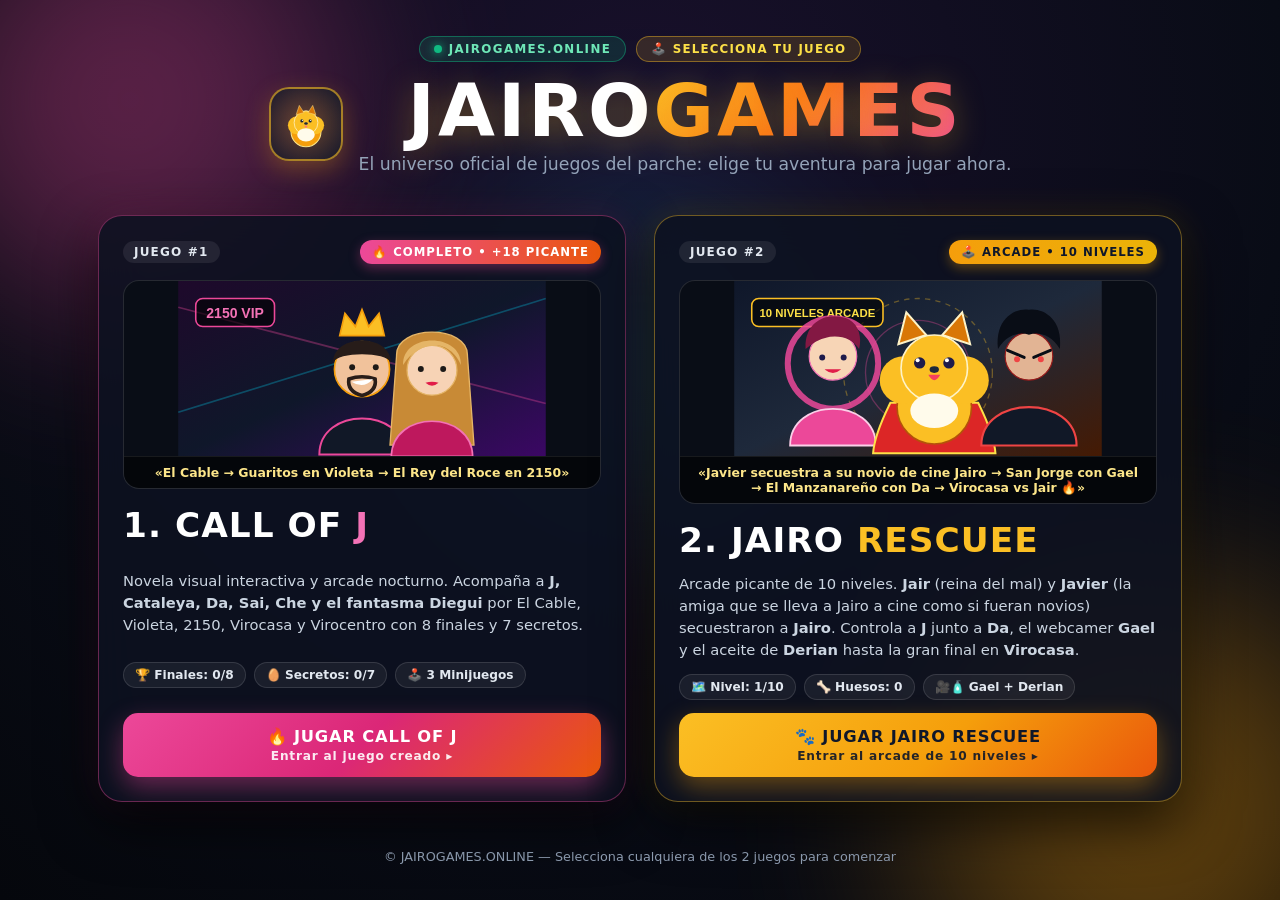
<file: index.html>
<!DOCTYPE html>
<html lang="es">
<head>
  <meta charset="UTF-8" />
  <meta name="viewport" content="width=device-width, initial-scale=1.0, maximum-scale=1.0, user-scalable=no" />
  <title>JAIROGAMES — Portal Oficial de Juegos</title>
  <link rel="stylesheet" href="portal.css?v=1" />
</head>
<body>
  <!-- Fondo dinámico nocturno y partículas -->
  <div class="portal-bg">
    <div class="portal-glow glow-pink"></div>
    <div class="portal-glow glow-gold"></div>
    <div class="portal-glow glow-cyan"></div>
    <div id="portal-fx" class="portal-fx"></div>
  </div>

  <!-- Contenedor principal de la portada JAIROGAMES -->
  <main class="portal-shell">
    <!-- Encabezado de marca JAIROGAMES -->
    <header class="portal-header">
      <div class="brand-badge-row">
        <span class="portal-pill-live"><span class="live-dot"></span> JAIROGAMES.ONLINE</span>
        <span class="portal-pill-sub">🕹️ SELECCIONA TU JUEGO</span>
      </div>

      <div class="brand-title-wrap">
        <div id="mascot-jairo" class="brand-mascot" title="¡Toca a Jairo para que ladre!">
          <svg viewBox="0 0 200 240" xmlns="http://www.w3.org/2000/svg">
            <circle cx="100" cy="150" r="58" fill="#f59e0b" stroke="#fde68a" stroke-width="4"/>
            <circle cx="65" cy="125" r="35" fill="#fbbf24"/>
            <circle cx="135" cy="125" r="35" fill="#fbbf24"/>
            <circle cx="100" cy="115" r="46" fill="#fbbf24" stroke="#fef3c7" stroke-width="3"/>
            <polygon points="62,84 74,48 92,76" fill="#d97706" stroke="#fde68a" stroke-width="2"/>
            <polygon points="138,84 126,48 108,76" fill="#d97706" stroke="#fde68a" stroke-width="2"/>
            <ellipse cx="100" cy="162" rx="34" ry="26" fill="#fffbeb"/>
            <circle cx="84" cy="108" r="6" fill="#1e293b"/>
            <circle cx="116" cy="108" r="6" fill="#1e293b"/>
            <circle cx="86" cy="106" r="2" fill="#fff"/>
            <circle cx="118" cy="106" r="2" fill="#fff"/>
            <ellipse cx="100" cy="118" rx="7" ry="5" fill="#1e293b"/>
            <path d="M94 127 Q100 142 106 127 Z" fill="#fb7185"/>
          </svg>
        </div>
        <div>
          <h1 class="portal-title">JAIRO<span>GAMES</span></h1>
          <p class="portal-subtitle">El universo oficial de juegos del parche: elige tu aventura para jugar ahora.</p>
        </div>
      </div>
    </header>

    <!-- Selector de los 2 Juegos -->
    <section class="games-grid" aria-label="Selector de Juegos">
      <!-- JUEGO 1: CALL OF J -->
      <article class="game-card card-callofj">
        <div class="card-top-tags">
          <span class="game-number-badge">JUEGO #1</span>
          <span class="game-status-badge status-ready">🔥 COMPLETO • +18 PICANTE</span>
        </div>

        <div class="card-banner banner-callofj">
          <div class="banner-art">
            <!-- Arte SVG de J y Cataleya en 2150 -->
            <svg class="card-svg-scene" viewBox="0 0 420 200" xmlns="http://www.w3.org/2000/svg">
              <defs>
                <linearGradient id="bg2150" x1="0" y1="0" x2="1" y2="1">
                  <stop offset="0%" stop-color="#1e092b"/>
                  <stop offset="50%" stop-color="#0f172a"/>
                  <stop offset="100%" stop-color="#3b0764"/>
                </linearGradient>
              </defs>
              <rect width="420" height="200" fill="url(#bg2150)"/>
              <line x1="0" y1="30" x2="420" y2="140" stroke="#ec4899" stroke-width="2" opacity="0.35"/>
              <line x1="420" y1="20" x2="0" y2="150" stroke="#06b6d4" stroke-width="2" opacity="0.35"/>
              <rect x="20" y="20" width="90" height="32" rx="8" fill="rgba(0,0,0,0.6)" stroke="#ec4899" stroke-width="1.8"/>
              <text x="65" y="42" text-anchor="middle" fill="#f472b6" font-weight="900" font-size="16" font-family="sans-serif">2150 VIP</text>

              <!-- J -->
              <g transform="translate(135, 22) scale(0.75)">
                <polygon points="66,54 74,20 90,40 100,14 110,40 126,20 134,54" fill="#fbbf24" stroke="#f59e0b" stroke-width="2.5"/>
                <path d="M35 235 C35 162 165 162 165 235 Z" fill="#111827" stroke="#ec4899" stroke-width="3"/>
                <circle cx="100" cy="105" r="42" fill="#f1c29b" stroke="#f59e0b" stroke-width="2.5"/>
                <path d="M56 95 C56 50 144 50 144 95 C138 78 62 78 56 95 Z" fill="#271c19"/>
                <circle cx="85" cy="102" r="4.5" fill="#1c1917"/>
                <circle cx="121" cy="102" r="4.5" fill="#1c1917"/>
                <path d="M80 120 Q100 113 120 120 Q123 139 100 145 Q77 139 80 120 Z" fill="none" stroke="#291d18" stroke-width="5.5"/>
                <path d="M84 124 Q102 136 117 120 Z" fill="#ffffff"/>
              </g>

              <!-- Cataleya -->
              <g transform="translate(215, 24) scale(0.75)">
                <path d="M46 82 C44 34 156 34 154 82 L164 218 L36 218 Z" fill="#c88a36" stroke="#e5b567" stroke-width="2"/>
                <path d="M38 235 C40 164 160 164 162 235 Z" fill="#be185d" stroke="#f472b6" stroke-width="2.5"/>
                <circle cx="100" cy="104" r="38" fill="#f7d3b5" stroke="#e5b567" stroke-width="2"/>
                <path d="M56 96 C54 46 146 46 144 96 C134 72 115 66 106 66 C88 66 68 76 56 96 Z" fill="#e5b567"/>
                <circle cx="83" cy="102" r="4.5" fill="#1c1917"/>
                <circle cx="117" cy="102" r="4.5" fill="#1c1917"/>
                <path d="M90 123 Q100 120 110 123 Q100 132 90 123 Z" fill="#e11d48"/>
              </g>
            </svg>
          </div>
          <div class="banner-Quote">«El Cable → Guaritos en Violeta → El Rey del Roce en 2150»</div>
        </div>

        <div class="card-body">
          <h2 class="card-game-title">1. CALL OF <span>J</span></h2>
          <p class="card-game-desc">
            Novela visual interactiva y arcade nocturno. Acompaña a <strong>J, Cataleya, Da, Sai, Che y el fantasma Diegui</strong> por El Cable, Violeta, 2150, Virocasa y Virocentro con 8 finales y 7 secretos.
          </p>

          <div class="card-stats-row">
            <span class="stat-chip" id="coj-endings-stat">🏆 Finales: 0/8</span>
            <span class="stat-chip" id="coj-secrets-stat">🥚 Secretos: 0/7</span>
            <span class="stat-chip">🕹️ 3 Minijuegos</span>
          </div>

          <a href="call-of-j/index.html" class="btn-play btn-play-callofj">
            <span>🔥 JUGAR CALL OF J</span>
            <small>Entrar al juego creado ▸</small>
          </a>
        </div>
      </article>

      <!-- JUEGO 2: JAIRO RESCUEE -->
      <article class="game-card card-jairorescue">
        <div class="card-top-tags">
          <span class="game-number-badge">JUEGO #2</span>
          <span class="game-status-badge status-new">🕹️ ARCADE • 10 NIVELES</span>
        </div>

        <div class="card-banner banner-jairorescue">
          <div class="banner-art">
            <!-- Arte SVG de Jairo Rescuee -->
            <svg class="card-svg-scene" viewBox="0 0 420 200" xmlns="http://www.w3.org/2000/svg">
              <defs>
                <linearGradient id="bgRescue" x1="0" y1="0" x2="1" y2="1">
                  <stop offset="0%" stop-color="#0f172a"/>
                  <stop offset="50%" stop-color="#1e293b"/>
                  <stop offset="100%" stop-color="#451a03"/>
                </linearGradient>
              </defs>
              <rect width="420" height="200" fill="url(#bgRescue)"/>
              <!-- Radar / Ondas de rescate -->
              <circle cx="210" cy="105" r="85" fill="none" stroke="#fbbf24" stroke-width="1.5" stroke-dasharray="6 6" opacity="0.35"/>
              <circle cx="210" cy="105" r="60" fill="none" stroke="#ec4899" stroke-width="1.5" opacity="0.35"/>
              <rect x="20" y="20" width="150" height="32" rx="8" fill="rgba(0,0,0,0.6)" stroke="#fbbf24" stroke-width="1.8"/>
              <text x="95" y="41" text-anchor="middle" fill="#fde047" font-weight="900" font-size="13" font-family="sans-serif">10 NIVELES ARCADE</text>

              <!-- Escena HD: J, Gael con Aro LED, Jairo y Jair -->
              <g transform="translate(38, 18) scale(0.68)">
                <circle cx="110" cy="112" r="76" fill="none" stroke="#ec4899" stroke-width="10" opacity="0.85"/>
                <path d="M38 250 C38 168 182 168 182 250 Z" fill="#ec4899" stroke="#fbcfe8" stroke-width="3"/>
                <circle cx="110" cy="100" r="40" fill="#f7d5b6" stroke="#f472b6" stroke-width="2"/>
                <path d="M64 88 C62 40 100 28 124 34 C150 38 160 62 154 88 C138 62 96 58 64 88 Z" fill="#831843"/>
                <circle cx="92" cy="102" r="5" fill="#1e1b4b"/>
                <circle cx="128" cy="102" r="5" fill="#1e1b4b"/>
                <path d="M96 122 Q110 134 124 122 Z" fill="#e11d48"/>
              </g>

              <!-- Jairo Heroico HD en el centro -->
              <g transform="translate(145, 10) scale(0.76)">
                <path d="M44 170 Q20 218 18 246 L202 246 Q200 218 176 170 Z" fill="#dc2626" stroke="#fde047" stroke-width="3"/>
                <circle cx="110" cy="176" r="56" fill="#fbbf24" stroke="#b45309" stroke-width="2.5"/>
                <circle cx="64" cy="136" r="36" fill="#fbbf24"/>
                <circle cx="156" cy="136" r="36" fill="#fbbf24"/>
                <polygon points="56,82 68,34 98,68" fill="#d97706" stroke="#fef3c7" stroke-width="3"/>
                <polygon points="164,82 152,34 122,68" fill="#d97706" stroke="#fef3c7" stroke-width="3"/>
                <circle cx="110" cy="118" r="50" fill="#fbbf24" stroke="#fef3c7" stroke-width="2.5"/>
                <ellipse cx="110" cy="182" rx="36" ry="26" fill="#fffbeb"/>
                <circle cx="88" cy="110" r="8.5" fill="#1e1b4b"/>
                <circle cx="132" cy="110" r="8.5" fill="#1e1b4b"/>
                <circle cx="85" cy="106" r="3" fill="#ffffff"/>
                <circle cx="129" cy="106" r="3" fill="#ffffff"/>
                <ellipse cx="110" cy="120" rx="7" ry="5" fill="#1e293b"/>
                <path d="M101 128 Q110 144 119 128 Z" fill="#f43f5e"/>
              </g>

              <!-- Jair Villano a la derecha -->
              <g transform="translate(262, 18) scale(0.68)">
                <path d="M30 250 C30 164 190 164 190 250 Z" fill="#111827" stroke="#ef4444" stroke-width="3.5"/>
                <circle cx="110" cy="100" r="40" fill="#e2b494" stroke="#991b1b" stroke-width="2"/>
                <path d="M58 88 C52 34 90 18 110 22 C130 18 168 34 162 88 C148 64 126 58 110 64 C94 58 72 64 58 88 Z" fill="#090d16"/>
                <path d="M74 90 L102 102 M146 90 L118 102" stroke="#090d16" stroke-width="5" stroke-linecap="round"/>
                <circle cx="90" cy="105" r="5" fill="#ef4444"/>
                <circle cx="130" cy="105" r="5" fill="#ef4444"/>
              </g>
            </svg>
          </div>
          <div class="banner-Quote">«Javier secuestra a su novio de cine Jairo → San Jorge con Gael → El Manzanareño con Da → Virocasa vs Jair 🔥»</div>
        </div>

        <div class="card-body">
          <h2 class="card-game-title title-rescue">2. JAIRO <span>RESCUEE</span></h2>
          <p class="card-game-desc">
            Arcade picante de 10 niveles. <strong>Jair</strong> (reina del mal) y <strong>Javier</strong> (la amiga que se lleva a Jairo a cine como si fueran novios) secuestraron a <strong>Jairo</strong>. Controla a <strong>J</strong> junto a <strong>Da</strong>, el webcamer <strong>Gael</strong> y el aceite de <strong>Derian</strong> hasta la gran final en <strong>Virocasa</strong>.
          </p>

          <div class="card-stats-row">
            <span class="stat-chip" id="jr-level-stat">🗺️ Nivel: 1/10</span>
            <span class="stat-chip" id="jr-bones-stat">🦴 Huesos: 0</span>
            <span class="stat-chip">🎥🧴 Gael + Derian</span>
          </div>

          <a href="jairo-rescuee/index.html" class="btn-play btn-play-rescue">
            <span>🐾 JUGAR JAIRO RESCUEE</span>
            <small>Entrar al arcade de 10 niveles ▸</small>
          </a>
        </div>
      </article>
    </section>

    <footer class="portal-footer">
      <span>© JAIROGAMES.ONLINE — Selecciona cualquiera de los 2 juegos para comenzar</span>
    </footer>
  </main>

  <script src="portal.js?v=1"></script>
</body>
</html>
</file>
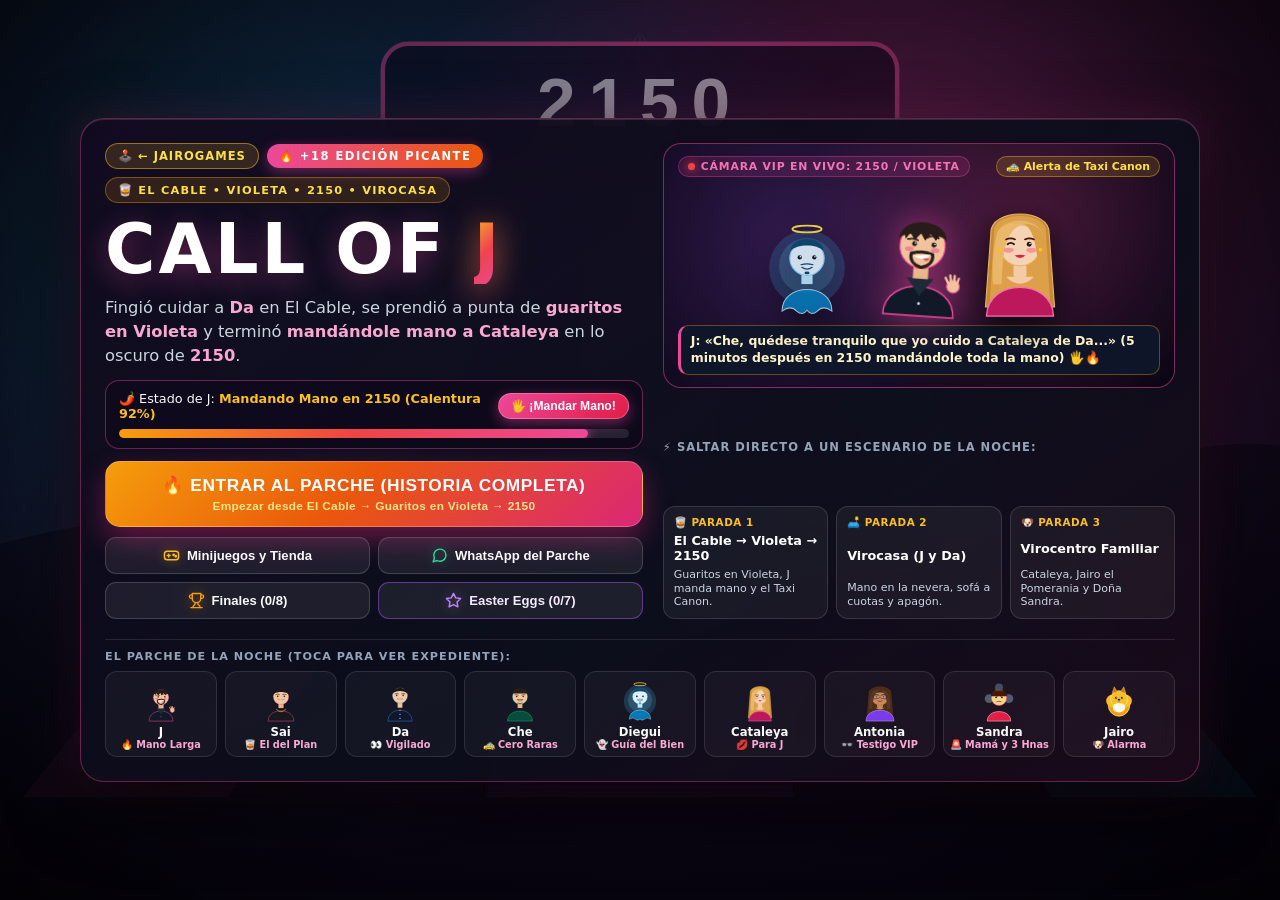
<file: call-of-j/index.html>
<!DOCTYPE html>
<html lang="es">
<head>
  <meta charset="UTF-8" />
  <meta name="viewport" content="width=device-width, initial-scale=1.0, maximum-scale=1.0, user-scalable=no" />
  <title>CALL OF J — Novela Visual Interactiva</title>
  <link rel="stylesheet" href="styles.css?v=5" />
</head>
<body>
  <!-- Fondo dinámico de escenarios -->
  <div id="scene-background" class="bg-menu">
    <div class="bg-overlay"></div>
    <div id="scene-art" class="scene-art"></div>
    <div id="fx-layer" class="fx-layer"></div>
  </div>

  <!-- Contenedor de notificaciones / logros picantes -->
  <div id="toast-container" class="toast-container"></div>

  <!-- Barra Superior (HUD de 2 Niveles con Iconos Vectoriales SVG) -->
  <header id="top-bar" class="top-bar hidden">
    <div class="top-bar-main">
      <div class="hud-left">
        <a href="../index.html" class="hud-btn hud-btn-portal" title="Volver a la portada de JAIROGAMES">
          <span>🕹️</span>
          <span class="btn-label">JAIROGAMES</span>
        </a>

        <button id="btn-menu" class="hud-btn hud-btn-menu" title="Volver al Menú Principal">
          <svg class="ui-icon" viewBox="0 0 24 24" fill="none" stroke="currentColor" stroke-width="2.2" stroke-linecap="round">
            <line x1="4" y1="7" x2="20" y2="7" />
            <line x1="4" y1="12" x2="16" y2="12" />
            <line x1="4" y1="17" x2="20" y2="17" />
          </svg>
          <span class="btn-label">Menú</span>
        </button>

        <div class="location-badge" id="hud-location" title="Pista: Toca 3 veces seguidas este letrero...">
          <svg class="ui-icon loc-pin-icon" viewBox="0 0 24 24" fill="none" stroke="currentColor" stroke-width="2.2" stroke-linecap="round" stroke-linejoin="round">
            <path d="M12 21s-7-5.6-7-11a7 7 0 1 1 14 0c0 5.4-7 11-7 11z" />
            <circle cx="12" cy="10" r="2.5" fill="currentColor" />
          </svg>
          <span id="location-name">EL CABLE → 2150</span>
        </div>
      </div>

      <div class="hud-right">
        <button id="btn-bag-hud" class="hud-btn hud-btn-bag" title="Bolsillo de J, Tienda y Minijuegos">
          <svg class="ui-icon icon-gold" viewBox="0 0 24 24" fill="none" stroke="currentColor" stroke-width="2" stroke-linecap="round" stroke-linejoin="round">
            <rect x="3" y="7" width="18" height="13" rx="3" />
            <path d="M8 7V5a2 2 0 0 1 2-2h4a2 2 0 0 1 2 2v2" />
            <circle cx="16" cy="13.5" r="1.5" fill="currentColor" />
          </svg>
          <span class="btn-label">Bolsillo</span>
          <span id="hud-money" class="hud-pill-val">$60k</span>
        </button>

        <button id="btn-phone-hud" class="hud-btn hud-btn-phone" title="Ver el Grupo de WhatsApp de la Noche">
          <svg class="ui-icon icon-emerald" viewBox="0 0 24 24" fill="none" stroke="currentColor" stroke-width="2" stroke-linecap="round" stroke-linejoin="round">
            <path d="M21 11.5a8.38 8.38 0 0 1-.9 3.8 8.5 8.5 0 0 1-7.6 4.7 8.38 8.38 0 0 1-3.8-.9L3 21l1.9-5.7a8.38 8.38 0 0 1-.9-3.8 8.5 8.5 0 0 1 4.7-7.6 8.38 8.38 0 0 1 3.8-.9h.5a8.48 8.48 0 0 1 8 8v.5z" />
          </svg>
          <span class="btn-label">WhatsApp</span>
          <span id="phone-badge-hud" class="phone-notif-dot">3</span>
        </button>

        <button id="btn-secrets-hud" class="hud-btn hud-btn-secret" title="Easter Eggs y Secretos">
          <svg class="ui-icon icon-purple" viewBox="0 0 24 24" fill="none" stroke="currentColor" stroke-width="2" stroke-linecap="round" stroke-linejoin="round">
            <polygon points="12 2 15.09 8.26 22 9.27 17 14.14 18.18 21.02 12 17.77 5.82 21.02 7 14.14 2 9.27 8.91 8.26 12 2" />
          </svg>
          <span class="btn-label-xl">Secretos</span>
          <span id="secrets-count-hud" class="hud-pill-val">0/7</span>
        </button>

        <button id="btn-lore" class="hud-btn" title="Ver Personajes">
          <svg class="ui-icon icon-cyan" viewBox="0 0 24 24" fill="none" stroke="currentColor" stroke-width="2" stroke-linecap="round" stroke-linejoin="round">
            <path d="M17 21v-2a4 4 0 0 0-4-4H5a4 4 0 0 0-4 4v2" />
            <circle cx="9" cy="7" r="4" />
            <path d="M23 21v-2a4 4 0 0 0-3-3.87" />
            <path d="M16 3.13a4 4 0 0 1 0 7.75" />
          </svg>
          <span class="btn-label-xl">Personajes</span>
        </button>

        <button id="btn-map" class="hud-btn" title="Ver Escenarios">
          <svg class="ui-icon icon-amber" viewBox="0 0 24 24" fill="none" stroke="currentColor" stroke-width="2" stroke-linecap="round" stroke-linejoin="round">
            <polygon points="1 6 1 22 8 18 16 22 23 18 23 2 16 6 8 2 1 6" />
            <line x1="8" y1="2" x2="8" y2="18" />
            <line x1="16" y1="6" x2="16" y2="22" />
          </svg>
          <span class="btn-label-xl">Escenarios</span>
        </button>

        <button id="btn-music" class="hud-btn hud-btn-icon" title="Activar/Desactivar Música de Rumba (2150 Beat)">
          <svg class="ui-icon icon-pink" viewBox="0 0 24 24" fill="none" stroke="currentColor" stroke-width="2.2" stroke-linecap="round" stroke-linejoin="round">
            <path d="M9 18V5l12-2v13" />
            <circle cx="6" cy="18" r="3" />
            <circle cx="18" cy="16" r="3" />
          </svg>
        </button>

        <button id="btn-audio" class="hud-btn hud-btn-icon" title="Activar/Desactivar Sonidos">
          <svg class="ui-icon icon-cyan" viewBox="0 0 24 24" fill="none" stroke="currentColor" stroke-width="2.2" stroke-linecap="round" stroke-linejoin="round">
            <polygon points="11 5 6 9 2 9 2 15 6 15 11 19 11 5" />
            <path d="M15.54 8.46a5 5 0 0 1 0 7.07" />
            <path d="M19.07 4.93a10 10 0 0 1 0 14.14" />
          </svg>
        </button>
      </div>
    </div>

    <!-- Sub-barra flotante de Estadísticas con Iconos Vectoriales -->
    <div class="hud-stats-dock">
      <div class="stat-pill stat-pill-fire" title="Nivel de Calentura y Picante de J">
        <span class="stat-icon-wrap icon-fire">
          <svg class="stat-svg" viewBox="0 0 24 24" fill="currentColor">
            <path d="M12 2c1.8 3.2 4.5 5.6 4.5 9.5 0 1.4-.5 2.7-1.3 3.7.8-.4 1.8-1.4 1.8-3.2 2.2 1.8 3 4.3 3 6.5 0 4.1-3.6 7.5-8 7.5s-8-3.4-8-7.5c0-3.7 2.5-6.6 5.2-9.3-.4 1.6.2 3.1 1.3 3.8-.5-3.2.5-7.4 1.5-11z"/>
          </svg>
        </span>
        <span class="stat-label">Calentura</span>
        <div class="stat-bar"><div id="bar-parche" class="stat-fill fill-fire" style="width: 25%"></div></div>
        <span id="val-parche" class="stat-val">25%</span>
      </div>

      <div class="stat-pill stat-pill-spirit" title="Camino del Bien (Guía de Diegui para Da)">
        <span class="stat-icon-wrap icon-spirit">
          <svg class="stat-svg" viewBox="0 0 24 24" fill="none" stroke="currentColor" stroke-width="2.2" stroke-linecap="round" stroke-linejoin="round">
            <path d="M9 10h.01M15 10h.01M12 2a8 8 0 0 0-8 8v12l3-3 2.5 2.5L12 19l2.5 2.5L17 19l3 3V10a8 8 0 0 0-8-8z"/>
          </svg>
        </span>
        <span class="stat-label">Bien</span>
        <div class="stat-bar"><div id="bar-diegui" class="stat-fill fill-spirit" style="width: 50%"></div></div>
        <span id="val-diegui" class="stat-val">50%</span>
      </div>

      <div class="stat-pill stat-pill-shield" title="Paciencia de Che">
        <span class="stat-icon-wrap icon-shield">
          <svg class="stat-svg" viewBox="0 0 24 24" fill="none" stroke="currentColor" stroke-width="2.2" stroke-linecap="round" stroke-linejoin="round">
            <path d="M12 22s8-4 8-10V5l-8-3-8 3v7c0 6 8 10 8 10z"/>
          </svg>
        </span>
        <span class="stat-label">Control</span>
        <div class="stat-bar"><div id="bar-che" class="stat-fill fill-shield" style="width: 70%"></div></div>
        <span id="val-che" class="stat-val">70%</span>
      </div>

      <div class="stat-pill stat-pill-alert" title="Peligro en Virocentro">
        <span class="stat-icon-wrap icon-alert">
          <svg class="stat-svg" viewBox="0 0 24 24" fill="none" stroke="currentColor" stroke-width="2.2" stroke-linecap="round" stroke-linejoin="round">
            <path d="M18 8A6 6 0 0 0 6 8c0 7-3 9-3 9h18s-3-2-3-9"/>
            <path d="M13.73 21a2 2 0 0 1-3.46 0"/>
          </svg>
        </span>
        <span class="stat-label">Alerta</span>
        <div class="stat-bar"><div id="bar-alerta" class="stat-fill fill-alert" style="width: 15%"></div></div>
        <span id="val-alerta" class="stat-val">15%</span>
      </div>
    </div>
  </header>

  <!-- PANTALLA DE INICIO (HOME PICANTE Y TEMÁTICO) -->
  <main id="title-screen" class="title-screen">
    <div class="home-shell">
      <!-- Columna Izquierda: Identidad picante, acción principal y controles -->
      <div class="home-hero-left">
        <div class="home-badges-row">
          <a href="../index.html" class="portal-back-pill" title="Volver al selector de juegos JAIROGAMES">🕹️ ← JAIROGAMES</a>
          <span class="title-tag">🔥 +18 EDICIÓN PICANTE</span>
          <span class="title-subtag">🥃 EL CABLE • VIOLETA • 2150 • VIROCASA</span>
        </div>

        <h1 class="game-title">CALL OF <span id="secret-j-letter" title="¿Qué pasa si tocas la J 5 veces?">J</span></h1>
        <p class="game-subtitle">
          Fingió cuidar a <strong>Da</strong> en El Cable, se prendió a punta de <strong>guaritos en Violeta</strong> y terminó <strong>mandándole mano a Cataleya</strong> en lo oscuro de <strong>2150</strong>.
        </p>

        <!-- Barra de calentura interactiva del Home -->
        <div class="home-heat-widget">
          <div class="home-heat-header">
            <span id="home-j-status-label">🌶️ Estado de J: <strong>Modo Solapado (Calentura al 99%)</strong></span>
            <button id="btn-home-spank" class="btn-home-spank" type="button">🖐️ ¡Mandar Mano!</button>
          </div>
          <div class="home-heat-bar">
            <div id="home-heat-fill" class="home-heat-fill" style="width: 88%"></div>
          </div>
        </div>

        <!-- Botón Principal y Accesos de Colección -->
        <div class="menu-actions">
          <button id="btn-start-game" class="btn-primary">
            <span>🔥 ENTRAR AL PARCHE (HISTORIA COMPLETA)</span>
            <small>Empezar desde El Cable → Guaritos en Violeta → 2150</small>
          </button>
          <div class="menu-secondary-row">
            <button id="btn-open-bag-menu" class="btn-secondary">
              <svg class="ui-icon icon-gold" viewBox="0 0 24 24" fill="none" stroke="currentColor" stroke-width="2" stroke-linecap="round" stroke-linejoin="round">
                <rect x="2" y="6" width="20" height="12" rx="4" />
                <line x1="6" y1="12" x2="10" y2="12" />
                <line x1="8" y1="10" x2="8" y2="14" />
                <circle cx="15" cy="11" r="1" fill="currentColor" />
                <circle cx="18" cy="13" r="1" fill="currentColor" />
              </svg>
              <span>Minijuegos y Tienda</span>
            </button>
            <button id="btn-open-phone-menu" class="btn-secondary">
              <svg class="ui-icon icon-emerald" viewBox="0 0 24 24" fill="none" stroke="currentColor" stroke-width="2" stroke-linecap="round" stroke-linejoin="round">
                <path d="M21 11.5a8.38 8.38 0 0 1-.9 3.8 8.5 8.5 0 0 1-7.6 4.7 8.38 8.38 0 0 1-3.8-.9L3 21l1.9-5.7a8.38 8.38 0 0 1-.9-3.8 8.5 8.5 0 0 1 4.7-7.6 8.38 8.38 0 0 1 3.8-.9h.5a8.48 8.48 0 0 1 8 8v.5z" />
              </svg>
              <span>WhatsApp del Parche</span>
            </button>
            <button id="btn-open-endings" class="btn-secondary">
              <svg class="ui-icon icon-amber" viewBox="0 0 24 24" fill="none" stroke="currentColor" stroke-width="2" stroke-linecap="round" stroke-linejoin="round">
                <path d="M6 9H4.5a2.5 2.5 0 0 1 0-5H6" />
                <path d="M18 9h1.5a2.5 2.5 0 0 0 0-5H18" />
                <path d="M4 22h16" />
                <path d="M10 14.66V17c0 .55-.47.98-.97 1.21C7.85 18.75 7 20.24 7 22" />
                <path d="M14 14.66V17c0 .55.47.98.97 1.21C16.15 18.75 17 20.24 17 22" />
                <path d="M18 2H6v7a6 6 0 0 0 12 0V2Z" />
              </svg>
              <span>Finales (<span id="endings-count">0/8</span>)</span>
            </button>
            <button id="btn-open-secrets" class="btn-secondary btn-secret-menu">
              <svg class="ui-icon icon-purple" viewBox="0 0 24 24" fill="none" stroke="currentColor" stroke-width="2" stroke-linecap="round" stroke-linejoin="round">
                <polygon points="12 2 15.09 8.26 22 9.27 17 14.14 18.18 21.02 12 17.77 5.82 21.02 7 14.14 2 9.27 8.91 8.26 12 2" />
              </svg>
              <span>Easter Eggs (<span id="secrets-count-menu">0/7</span>)</span>
            </button>
          </div>
        </div>
      </div>

      <!-- Columna Derecha: Diorama en vivo de J y Cataleya + Acceso directo a los 3 escenarios -->
      <div class="home-hero-right">
        <div class="home-stage-card" id="home-stage-card" title="Haz clic para cambiar la escena en vivo de J y Cataleya">
          <div class="home-stage-top">
            <span class="home-live-pill"><span class="live-dot"></span> CÁMARA VIP EN VIVO: 2150 / VIOLETA</span>
            <span class="home-taxi-pill">🚕 Alerta de Taxi Canon</span>
          </div>

          <div class="home-diorama" id="home-diorama">
            <div class="home-diorama-char home-char-ghost" id="home-char-side"></div>
            <div class="home-diorama-char home-char-j" id="home-char-j"></div>
            <div class="home-diorama-char home-char-cat" id="home-char-cat"></div>
          </div>

          <div class="home-live-quote" id="home-live-quote">
            «Che, quédese tranquilo que yo me pego a Cataleya toda la noche pa’ cuidarla de Da...» 😏🔥
          </div>
        </div>

        <!-- Selector rápido de las 3 paradas de la noche -->
        <div class="home-routes-title">⚡ SALTAR DIRECTO A UN ESCENARIO DE LA NOCHE:</div>
        <div class="home-routes-grid" id="home-routes-grid"></div>
      </div>

      <!-- Tira inferior de elenco con sus roles reales -->
      <div class="home-cast-bar">
        <div class="home-cast-label">EL PARCHE DE LA NOCHE (TOCA PARA VER EXPEDIENTE):</div>
        <div class="hero-cast-preview" id="hero-cast-preview"></div>
      </div>
    </div>
  </main>

  <!-- PANTALLA DE JUEGO (NOVELA VISUAL) -->
  <section id="game-screen" class="game-screen hidden">
    <!-- Banner de transición de escenario -->
    <div id="chapter-banner" class="chapter-banner hidden">
      <div class="chapter-number" id="banner-subtitle">ESCENARIO 1</div>
      <div class="chapter-title" id="banner-title">2150</div>
      <div class="chapter-desc" id="banner-desc">El escenario principal donde todo comienza</div>
    </div>

    <!-- Escenario de Personajes en Pantalla -->
    <div id="stage-characters" class="stage-characters">
      <div id="char-left" class="char-slot slot-left"></div>
      <div id="char-center" class="char-slot slot-center"></div>
      <div id="char-right" class="char-slot slot-right"></div>
    </div>

    <!-- Caja de Diálogo y Decisiones -->
    <div class="dialogue-wrapper">
      <!-- Opciones de decisión -->
      <div id="choices-container" class="choices-container hidden"></div>

      <!-- Cuadro de diálogo -->
      <div id="dialogue-box" class="dialogue-box">
        <div class="speaker-row">
          <div class="speaker-left-group">
            <div id="speaker-badge" class="speaker-badge">NARRADOR</div>
            <span id="spicy-indicator" class="spicy-indicator hidden">🔥 MODO MANO LARGA</span>
            <div id="active-flags-bar" class="active-flags-bar"></div>
          </div>
          <div class="speaker-right-actions">
            <button id="btn-quick-roce" class="btn-quick-roce hidden" title="Darle un rocecito extra a Cataleya">🍑 Rozárselo</button>
            <button id="btn-back-step" class="btn-back-step hidden" title="Retroceder a la escena anterior">↩ Atrás</button>
          </div>
        </div>
        <p id="dialogue-text" class="dialogue-text"></p>
        <div class="dialogue-footer">
          <span id="dialogue-hint" class="dialogue-hint">Toca o presiona [Espacio] para continuar ▸</span>
        </div>
      </div>
    </div>
  </section>

  <!-- MODAL: WHATSAPP DEL PARCHE Y CHAT CON CATALEYA -->
  <div id="modal-phone" class="modal-backdrop hidden">
    <div class="modal-card phone-modal-card">
      <div class="modal-header phone-header">
        <div>
          <h2>📱 Celular de J — WhatsApp Nocturno</h2>
          <small style="color: #86efac; font-weight: 700;">● En línea: El Parche de El Cable y Cataleya 💋</small>
        </div>
        <button class="modal-close" data-close="modal-phone">✕</button>
      </div>
      <div class="modal-body phone-body">
        <div class="phone-tabs">
          <button id="tab-group-chat" class="phone-tab active">🥃 Grupo: Parche 2150</button>
          <button id="tab-cataleya-chat" class="phone-tab">💋 Chat Privado: Cataleya</button>
        </div>
        <div id="phone-messages-list" class="phone-messages-list"></div>
      </div>
    </div>
  </div>

  <!-- MODAL: EXPEDIENTES DE PERSONAJES -->
  <div id="modal-lore" class="modal-backdrop hidden">
    <div class="modal-card">
      <div class="modal-header">
        <h2>📖 Personajes y Trasfondo</h2>
        <button class="modal-close" data-close="modal-lore">✕</button>
      </div>
      <div class="modal-body">
        <div id="lore-grid" class="lore-grid"></div>
      </div>
    </div>
  </div>

  <!-- MODAL: LOS 3 ESCENARIOS -->
  <div id="modal-map" class="modal-backdrop hidden">
    <div class="modal-card">
      <div class="modal-header">
        <h2>🗺️ Los 3 Escenarios</h2>
        <button class="modal-close" data-close="modal-map">✕</button>
      </div>
      <div class="modal-body">
        <p class="modal-intro">Explora cada uno de los 3 escenarios de la historia o salta directamente a cualquiera de ellos:</p>
        <div id="scenarios-grid" class="scenarios-grid"></div>
      </div>
    </div>
  </div>

  <!-- MODAL: FINALES DESBLOQUEADOS -->
  <div id="modal-endings" class="modal-backdrop hidden">
    <div class="modal-card">
      <div class="modal-header">
        <h2>🏆 Galería de Finales</h2>
        <button class="modal-close" data-close="modal-endings">✕</button>
      </div>
      <div class="modal-body">
        <div id="endings-grid" class="endings-grid"></div>
      </div>
    </div>
  </div>

  <!-- MODAL: EASTER EGGS Y SECRETOS -->
  <div id="modal-secrets" class="modal-backdrop hidden">
    <div class="modal-card">
      <div class="modal-header">
        <h2>🥚 Easter Eggs y Secretos Ocultos</h2>
        <button class="modal-close" data-close="modal-secrets">✕</button>
      </div>
      <div class="modal-body">
        <p class="modal-intro">Hay 7 secretos escondidos en el juego. Usa las pistas para encontrarlos todos (al descubrir 3 se desbloquea el Final Secreto 6 en 2150):</p>
        <div class="secret-code-box">
          <input id="secret-code-input" type="text" placeholder="Escribe un código secreto (ej: ROCE, MANO, 2150)..." maxlength="12" />
          <button id="btn-submit-code" class="btn-home-spank" type="button">🔑 Activar Código</button>
        </div>
        <div id="secrets-grid" class="endings-grid"></div>
      </div>
    </div>
  </div>

  <!-- MODAL: BOLSILLO DE J, TIENDA NOCTURNA Y ARCADE DE MINIJUEGOS -->
  <div id="modal-bag" class="modal-backdrop hidden">
    <div class="modal-card">
      <div class="modal-header">
        <div>
          <h2>🎒 Bolsillo de J, Tienda de El Cable y Minijuegos</h2>
          <small style="color: #fde047; font-weight: 800;">💵 Plata disponible: <span id="bag-money-label">$60.000</span></small>
        </div>
        <button class="modal-close" data-close="modal-bag">✕</button>
      </div>
      <div class="modal-body">
        <div class="phone-tabs">
          <button id="tab-bag-items" class="phone-tab active">🎒 Bolsillo y Tienda Nocturna</button>
          <button id="tab-bag-arcade" class="phone-tab">🕹️ Arcade de Minijuegos (Gana Plata e Ítems)</button>
        </div>
        <div id="bag-content-area"></div>
      </div>
    </div>
  </div>

  <!-- MODAL: DESAFÍO / MINIJUEGO EN TIEMPO REAL -->
  <div id="modal-minigame" class="modal-backdrop hidden">
    <div class="modal-card minigame-modal-card">
      <div class="modal-header">
        <h2 id="mg-title">🕹️ DESAFÍO NOCTURNO</h2>
        <button id="btn-close-mg" class="modal-close">✕</button>
      </div>
      <div class="modal-body">
        <p id="mg-instructions" class="modal-intro"></p>
        <div id="mg-stage" class="mg-stage"></div>
      </div>
    </div>
  </div>

  <script src="data.js?v=5"></script>
  <script src="game.js?v=5"></script>
</body>
</html>
</file>
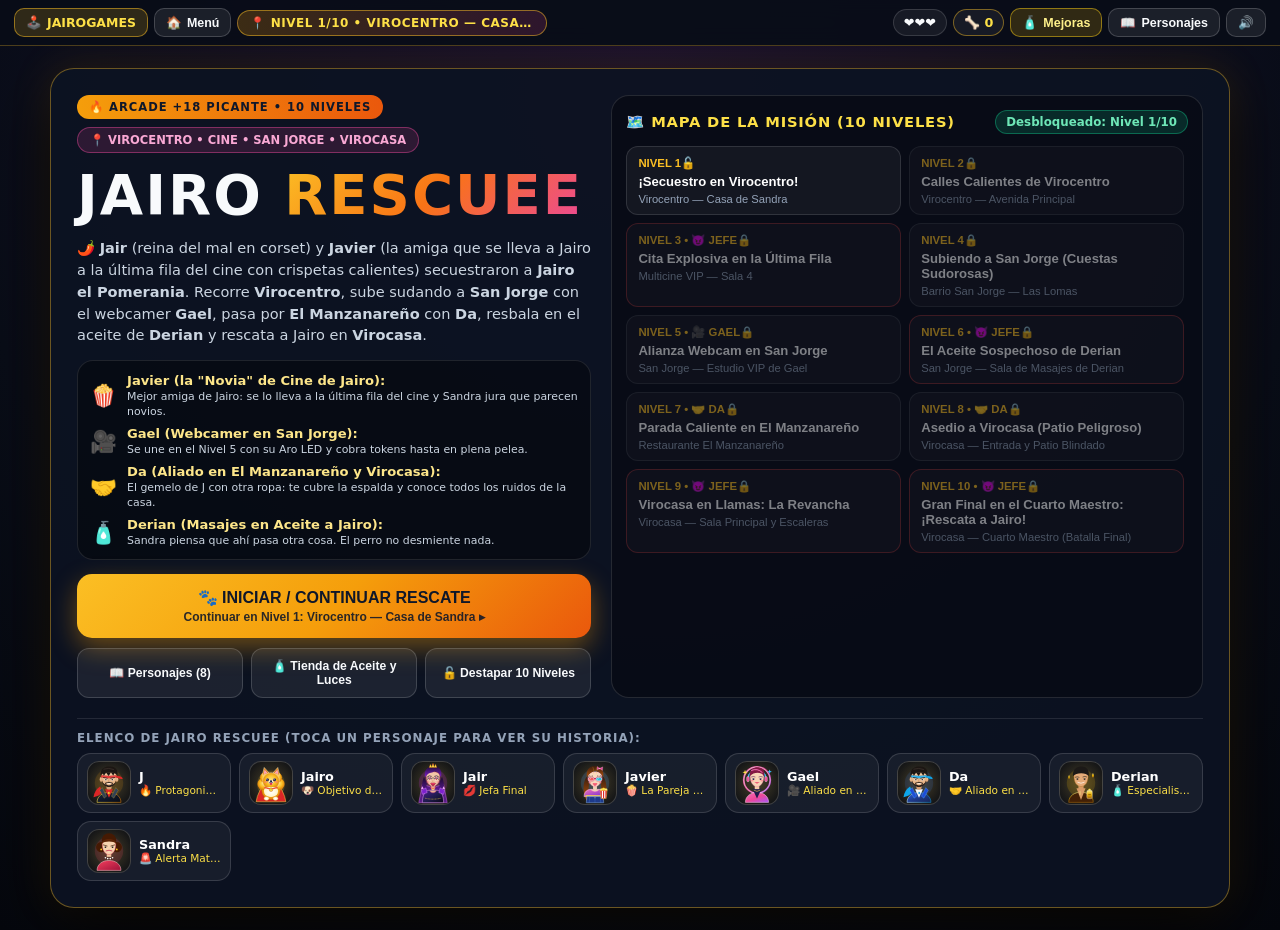
<file: jairo-rescuee/index.html>
<!DOCTYPE html>
<html lang="es">
<head>
  <meta charset="UTF-8" />
  <meta name="viewport" content="width=device-width, initial-scale=1.0, maximum-scale=1.0, user-scalable=no" />
  <title>JAIRO RESCUEE — Arcade de 10 Niveles | JAIROGAMES</title>
  <link rel="stylesheet" href="styles.css?v=3" />
</head>
<body>
  <!-- Notificaciones Toast -->
  <div id="toast-container" class="toast-container"></div>

  <!-- BARRA SUPERIOR (HUD) -->
  <header class="rescue-topbar">
    <div class="topbar-left">
      <a href="../index.html" class="hud-btn hud-btn-portal" title="Volver a la portada de JAIROGAMES">
        <span>🕹️</span>
        <span class="btn-label">JAIROGAMES</span>
      </a>
      <button id="btn-home-menu" class="hud-btn" title="Volver al Menú de Jairo Rescuee">
        <span>🏠</span>
        <span class="btn-label">Menú</span>
      </button>
      <div class="location-pill" id="hud-level-badge">
        📍 NIVEL 1/10 • VIROCENTRO
      </div>
    </div>

    <div class="topbar-right">
      <div class="hud-stat-pill" title="Vidas de J">
        <span id="hud-hearts">❤️❤️❤️</span>
      </div>
      <div class="hud-stat-pill pill-gold" title="Huesos Dorados de Jairo recolectados">
        🦴 <span id="hud-bones">0</span>
      </div>
      <button id="btn-open-shop" class="hud-btn hud-btn-gold" title="Mejoras con Gael, Derian y Sandra">
        <span>🧴</span>
        <span class="btn-label">Mejoras</span>
      </button>
      <button id="btn-open-chars" class="hud-btn" title="Ver Nuevos Personajes y Roles">
        <span>📖</span>
        <span class="btn-label">Personajes</span>
      </button>
      <button id="btn-sound" class="hud-btn" title="Activar/Desactivar Audio Arcade">
        🔊
      </button>
    </div>
  </header>

  <!-- PANTALLA DE MENÚ PRINCIPAL Y SELECTOR DE 10 NIVELES -->
  <main id="menu-screen" class="menu-screen">
    <div class="menu-shell">
      <!-- Columna Izquierda: Historia, Héroe y Controles Principales -->
      <div class="menu-left">
        <div class="menu-badges">
          <span class="tag-arcade">🔥 ARCADE +18 PICANTE • 10 NIVELES</span>
          <span class="tag-loc">📍 VIROCENTRO • CINE • SAN JORGE • VIROCASA</span>
        </div>

        <h1 class="game-main-title">JAIRO <span>RESCUEE</span></h1>
        <p class="game-main-desc">
          🌶️ <strong>Jair</strong> (reina del mal en corset) y <strong>Javier</strong> (la amiga que se lleva a Jairo a la última fila del cine con crispetas calientes) secuestraron a <strong>Jairo el Pomerania</strong>. Recorre <strong>Virocentro</strong>, sube sudando a <strong>San Jorge</strong> con el webcamer <strong>Gael</strong>, pasa por <strong>El Manzanareño</strong> con <strong>Da</strong>, resbala en el aceite de <strong>Derian</strong> y rescata a Jairo en <strong>Virocasa</strong>.
        </p>

        <!-- Tarjeta de Aliados y Villanos -->
        <div class="story-highlights">
          <div class="highlight-item">
            <span class="hi-icon">🍿</span>
            <div>
              <strong>Javier (la "Novia" de Cine de Jairo):</strong>
              <small>Mejor amiga de Jairo: se lo lleva a la última fila del cine y Sandra jura que parecen novios.</small>
            </div>
          </div>
          <div class="highlight-item">
            <span class="hi-icon">🎥</span>
            <div>
              <strong>Gael (Webcamer en San Jorge):</strong>
              <small>Se une en el Nivel 5 con su Aro LED y cobra tokens hasta en plena pelea.</small>
            </div>
          </div>
          <div class="highlight-item">
            <span class="hi-icon">🤝</span>
            <div>
              <strong>Da (Aliado en El Manzanareño y Virocasa):</strong>
              <small>El gemelo de J con otra ropa: te cubre la espalda y conoce todos los ruidos de la casa.</small>
            </div>
          </div>
          <div class="highlight-item">
            <span class="hi-icon">🧴</span>
            <div>
              <strong>Derian (Masajes en Aceite a Jairo):</strong>
              <small>Sandra piensa que ahí pasa otra cosa. El perro no desmiente nada.</small>
            </div>
          </div>
        </div>

        <div class="menu-cta-row">
          <button id="btn-play-continue" class="btn-play-main">
            <span>🐾 INICIAR / CONTINUAR RESCATE</span>
            <small id="btn-play-sub">Empezar desde el Nivel 1 en Virocentro ▸</small>
          </button>
          <div class="menu-sub-btns">
            <button id="btn-menu-chars" class="btn-sec">📖 Personajes (8)</button>
            <button id="btn-menu-shop" class="btn-sec">🧴 Tienda de Aceite y Luces</button>
            <button id="btn-unlock-all" class="btn-sec" title="Desbloquear los 10 niveles para probar cualquiera">🔓 Destapar 10 Niveles</button>
          </div>
        </div>
      </div>

      <!-- Columna Derecha: Selector de los 10 Niveles -->
      <div class="menu-right">
        <div class="levels-header">
          <h2>🗺️ MAPA DE LA MISIÓN (10 NIVELES)</h2>
          <span id="progress-summary" class="progress-pill">Progreso: Nivel 1/10</span>
        </div>
        <div id="levels-grid" class="levels-grid"></div>
      </div>

      <!-- Barra inferior con vista rápida de los personajes -->
      <div class="cast-strip-wrap">
        <div class="cast-strip-title">ELENCO DE JAIRO RESCUEE (TOCA UN PERSONAJE PARA VER SU HISTORIA):</div>
        <div id="cast-strip" class="cast-strip"></div>
      </div>
    </div>
  </main>

  <!-- PANTALLA DE JUEGO ARCADE (CANVAS + DIÁLOGOS + CONTROLES) -->
  <section id="play-screen" class="play-screen hidden">
    <div class="arcade-stage-wrap">
      <!-- Barra de Vida de Jefe (Javier / Mega-Dron / Jair) -->
      <div id="boss-hud" class="boss-hud hidden">
        <div class="boss-info">
          <span id="boss-name">😈 JEFE: JAIR</span>
          <span id="boss-hp-text">100%</span>
        </div>
        <div class="boss-bar-bg">
          <div id="boss-bar-fill" class="boss-bar-fill" style="width: 100%"></div>
        </div>
      </div>

      <!-- Lienzo del Juego Arcade -->
      <div class="canvas-container">
        <canvas id="rescue-canvas" width="960" height="500"></canvas>

        <!-- Cuadro de Diálogo de Historia (Intro / Outro de Nivel) -->
        <div id="dialogue-overlay" class="dialogue-overlay hidden">
          <div class="dialogue-card">
            <div id="dlg-portrait" class="dlg-portrait"></div>
            <div class="dlg-content">
              <div class="dlg-top-row">
                <span id="dlg-speaker" class="dlg-speaker">SANDRA</span>
                <button id="btn-skip-dlg" class="btn-skip-dlg" type="button">Saltar ⏭</button>
              </div>
              <p id="dlg-text" class="dlg-text"></p>
              <div class="dlg-footer">
                <button id="btn-next-dlg" class="btn-next-dlg" type="button">Continuar ▸</button>
              </div>
            </div>
          </div>
        </div>
      </div>

      <!-- Controles Táctiles / Mouse y Ayuda de Teclado -->
      <div class="controls-bar">
        <div class="touch-dpad">
          <button id="ctrl-left" class="ctrl-btn" type="button">◀ IZQ</button>
          <button id="ctrl-right" class="ctrl-btn" type="button">DER ▶</button>
        </div>

        <div class="keyboard-hints">
          <span>⌨️ <strong>[A/D o ←/→]</strong> Mover</span>
          <span><strong>[W / Espacio]</strong> Doble Salto</span>
          <span><strong>[J / Z]</strong> Disparar</span>
          <span><strong>[K / X]</strong> Poder Gael + Aceite Derian</span>
        </div>

        <div class="touch-actions">
          <button id="ctrl-jump" class="ctrl-btn ctrl-jump" type="button">▲ SALTAR</button>
          <button id="ctrl-shoot" class="ctrl-btn ctrl-shoot" type="button">🔥 ATACAR</button>
          <button id="ctrl-special" class="ctrl-btn ctrl-special" type="button">🎥 PODER <span id="special-cd-label">LISTO</span></button>
        </div>
      </div>
    </div>
  </section>

  <!-- MODAL: EXPEDIENTES DE LOS NUEVOS PERSONAJES -->
  <div id="modal-chars" class="modal-backdrop hidden">
    <div class="modal-card">
      <div class="modal-header">
        <h2>📖 Personajes de Jairo Rescuee</h2>
        <button class="modal-close" data-close="modal-chars">✕</button>
      </div>
      <div class="modal-body">
        <div id="chars-grid" class="chars-grid"></div>
      </div>
    </div>
  </div>

  <!-- MODAL: TIENDA DE MEJORAS (GAEL, DERIAN Y SANDRA) -->
  <div id="modal-shop" class="modal-backdrop hidden">
    <div class="modal-card">
      <div class="modal-header">
        <div>
          <h2>🧴 Laboratorio de Mejoras (San Jorge & Virocentro)</h2>
          <small style="color: #fde047; font-weight: 800;">🦴 Huesos Dorados disponibles: <span id="shop-bones-count">0</span></small>
        </div>
        <button class="modal-close" data-close="modal-shop">✕</button>
      </div>
      <div class="modal-body">
        <p class="modal-intro">Usa los huesos dorados de Jairo que recoges en los niveles para mejorar el Aro LED de Gael, el Aceite Turbo de Derian y las vidas de J:</p>
        <div id="shop-grid" class="shop-grid"></div>
      </div>
    </div>
  </div>

  <!-- MODAL: FIN DE NIVEL / VICTORIA / DERROTA -->
  <div id="modal-result" class="modal-backdrop hidden">
    <div class="modal-card result-card">
      <div id="result-art" class="result-art"></div>
      <h2 id="result-title">¡NIVEL COMPLETADO!</h2>
      <p id="result-desc" class="result-desc"></p>
      <div class="result-actions">
        <button id="btn-result-next" class="btn-play-main" type="button">SIGUIENTE NIVEL ▸</button>
        <button id="btn-result-retry" class="btn-sec" type="button">🔄 Reintentar Nivel</button>
        <button id="btn-result-menu" class="btn-sec" type="button">🗺️ Mapa de Niveles</button>
      </div>
    </div>
  </div>

  <script src="data.js?v=3"></script>
  <script src="sprites.js?v=3"></script>
  <script src="game.js?v=3"></script>
</body>
</html>
</file>
<file: portal.css>
:root {
  --bg-dark: #070910;
  --panel-bg: rgba(13, 18, 32, 0.88);
  --accent-gold: #fbbf24;
  --accent-pink: #ec4899;
  --accent-cyan: #38bdf8;
  --text-main: #f8fafc;
  --text-muted: #94a3b8;
}

* {
  box-sizing: border-box;
  margin: 0;
  padding: 0;
  user-select: none;
  -webkit-tap-highlight-color: transparent;
}

html, body {
  font-family: 'Segoe UI', system-ui, -apple-system, BlinkMacSystemFont, sans-serif;
  background-color: var(--bg-dark);
  color: var(--text-main);
  min-height: 100dvh;
  width: 100%;
  overflow-x: hidden;
  position: relative;
}

/* Fondo con luces de neón y partículas */
.portal-bg {
  position: fixed;
  inset: 0;
  z-index: 0;
  background: radial-gradient(circle at 50% 15%, #19102c 0%, #090c16 65%, #05070c 100%);
  overflow: hidden;
  pointer-events: none;
}

.portal-glow {
  position: absolute;
  border-radius: 50%;
  filter: blur(95px);
  opacity: 0.35;
}

.glow-pink {
  width: 420px;
  height: 420px;
  background: #ec4899;
  top: -110px;
  left: -80px;
}

.glow-gold {
  width: 450px;
  height: 450px;
  background: #f59e0b;
  bottom: -140px;
  right: -90px;
}

.glow-cyan {
  width: 340px;
  height: 340px;
  background: #06b6d4;
  top: 40%;
  left: 50%;
  transform: translate(-50%, -50%);
  opacity: 0.18;
}

.portal-fx {
  position: absolute;
  inset: 0;
  pointer-events: none;
}

.fx-emoji {
  position: absolute;
  font-size: 1.8rem;
  animation: floatUp 1.8s ease-out forwards;
}

@keyframes floatUp {
  0% { opacity: 0; transform: translateY(10px) scale(0.6); }
  20% { opacity: 1; transform: translateY(-10px) scale(1.15); }
  100% { opacity: 0; transform: translateY(-110px) scale(0.9); }
}

/* Contenedor Principal */
.portal-shell {
  position: relative;
  z-index: 2;
  max-width: 1140px;
  margin: 0 auto;
  min-height: 100dvh;
  padding: clamp(18px, 3vw, 36px) clamp(16px, 3vw, 28px);
  display: flex;
  flex-direction: column;
  justify-content: space-between;
  gap: 24px;
}

/* Cabecera JAIROGAMES */
.portal-header {
  text-align: center;
  display: flex;
  flex-direction: column;
  align-items: center;
  gap: 12px;
}

.brand-badge-row {
  display: flex;
  flex-wrap: wrap;
  justify-content: center;
  gap: 10px;
}

.portal-pill-live {
  display: inline-flex;
  align-items: center;
  gap: 7px;
  background: rgba(16, 185, 129, 0.15);
  border: 1px solid rgba(16, 185, 129, 0.45);
  color: #6ee7b7;
  font-size: 0.74rem;
  font-weight: 900;
  letter-spacing: 1.4px;
  padding: 5px 14px;
  border-radius: 999px;
}

.live-dot {
  width: 8px;
  height: 8px;
  border-radius: 50%;
  background: #10b981;
  box-shadow: 0 0 10px #10b981;
  animation: pulseDot 1.6s infinite;
}

@keyframes pulseDot {
  0%, 100% { transform: scale(1); opacity: 1; }
  50% { transform: scale(1.3); opacity: 0.65; }
}

.portal-pill-sub {
  display: inline-flex;
  align-items: center;
  background: rgba(251, 191, 36, 0.14);
  border: 1px solid rgba(251, 191, 36, 0.42);
  color: #fde047;
  font-size: 0.74rem;
  font-weight: 800;
  letter-spacing: 1.2px;
  padding: 5px 14px;
  border-radius: 999px;
}

.brand-title-wrap {
  display: flex;
  align-items: center;
  justify-content: center;
  gap: 16px;
  flex-wrap: wrap;
}

.brand-mascot {
  width: 74px;
  height: 74px;
  border-radius: 20px;
  background: radial-gradient(circle, rgba(251, 191, 36, 0.28), rgba(15, 23, 42, 0.85));
  border: 2px solid rgba(251, 191, 36, 0.6);
  box-shadow: 0 8px 25px rgba(245, 158, 11, 0.3);
  cursor: pointer;
  transition: transform 0.2s cubic-bezier(0.34, 1.56, 0.64, 1);
  display: flex;
  align-items: center;
  justify-content: center;
  padding: 4px;
}

.brand-mascot:hover {
  transform: scale(1.08) rotate(-4deg);
}

.brand-mascot svg {
  width: 100%;
  height: 100%;
}

.portal-title {
  font-size: clamp(2.6rem, 6vw, 4.6rem);
  font-weight: 900;
  letter-spacing: 3px;
  line-height: 1;
  text-transform: uppercase;
  color: #ffffff;
  text-shadow: 0 6px 32px rgba(251, 191, 36, 0.35);
}

.portal-title span {
  background: linear-gradient(135deg, #fbbf24 0%, #f97316 45%, #ec4899 100%);
  -webkit-background-clip: text;
  -webkit-text-fill-color: transparent;
}

.portal-subtitle {
  color: var(--text-muted);
  font-size: clamp(0.92rem, 1.5vw, 1.08rem);
  margin-top: 6px;
}

/* Grid de los 2 Juegos */
.games-grid {
  display: grid;
  grid-template-columns: repeat(2, 1fr);
  gap: clamp(18px, 2.5vw, 28px);
  align-items: stretch;
}

.game-card {
  background: var(--panel-bg);
  backdrop-filter: blur(20px);
  border-radius: 24px;
  padding: clamp(16px, 2.2vw, 24px);
  display: flex;
  flex-direction: column;
  justify-content: space-between;
  gap: 16px;
  transition: transform 0.25s ease, box-shadow 0.25s ease, border-color 0.25s ease;
  position: relative;
  overflow: hidden;
}

.card-callofj {
  border: 1.5px solid rgba(236, 72, 153, 0.42);
  box-shadow: 0 20px 55px rgba(0, 0, 0, 0.75), 0 0 35px rgba(236, 72, 153, 0.14);
}

.card-callofj:hover {
  transform: translateY(-5px);
  border-color: #ec4899;
  box-shadow: 0 24px 65px rgba(0, 0, 0, 0.85), 0 0 45px rgba(236, 72, 153, 0.28);
}

.card-jairorescue {
  border: 1.5px solid rgba(251, 191, 36, 0.42);
  box-shadow: 0 20px 55px rgba(0, 0, 0, 0.75), 0 0 35px rgba(251, 191, 36, 0.14);
}

.card-jairorescue:hover {
  transform: translateY(-5px);
  border-color: #fbbf24;
  box-shadow: 0 24px 65px rgba(0, 0, 0, 0.85), 0 0 45px rgba(251, 191, 36, 0.28);
}

.card-top-tags {
  display: flex;
  align-items: center;
  justify-content: space-between;
  gap: 8px;
}

.game-number-badge {
  font-size: 0.75rem;
  font-weight: 900;
  letter-spacing: 1.2px;
  padding: 4px 11px;
  border-radius: 999px;
  background: rgba(255, 255, 255, 0.08);
  color: #e2e8f0;
}

.game-status-badge {
  font-size: 0.73rem;
  font-weight: 900;
  letter-spacing: 1px;
  padding: 5px 12px;
  border-radius: 999px;
}

.status-ready {
  background: linear-gradient(90deg, #ec4899, #ea580c);
  color: #fff;
  box-shadow: 0 4px 12px rgba(236, 72, 153, 0.35);
}

.status-new {
  background: linear-gradient(90deg, #f59e0b, #eab308);
  color: #0f172a;
  box-shadow: 0 4px 12px rgba(245, 158, 11, 0.35);
}

.card-banner {
  border-radius: 16px;
  overflow: hidden;
  border: 1px solid rgba(255, 255, 255, 0.12);
  background: #090d16;
}

.banner-art {
  height: 175px;
  width: 100%;
  overflow: hidden;
}

.card-svg-scene {
  width: 100%;
  height: 100%;
  display: block;
}

.banner-Quote {
  padding: 8px 12px;
  font-size: 0.78rem;
  font-weight: 700;
  text-align: center;
  background: rgba(0, 0, 0, 0.55);
  color: #fde68a;
  border-top: 1px solid rgba(255, 255, 255, 0.08);
}

.card-body {
  display: flex;
  flex-direction: column;
  gap: 13px;
  flex: 1;
  justify-content: space-between;
}

.card-game-title {
  font-size: clamp(1.55rem, 2.8vw, 2.15rem);
  font-weight: 900;
  letter-spacing: 1px;
  color: #fff;
}

.card-game-title span {
  color: #f472b6;
}

.title-rescue span {
  color: #fbbf24;
}

.card-game-desc {
  font-size: 0.92rem;
  line-height: 1.5;
  color: #cbd5e1;
}

.card-stats-row {
  display: flex;
  flex-wrap: wrap;
  gap: 8px;
}

.stat-chip {
  font-size: 0.76rem;
  font-weight: 800;
  padding: 5px 11px;
  border-radius: 999px;
  background: rgba(255, 255, 255, 0.06);
  border: 1px solid rgba(255, 255, 255, 0.12);
  color: #e2e8f0;
}

.btn-play {
  display: flex;
  flex-direction: column;
  align-items: center;
  justify-content: center;
  gap: 3px;
  text-decoration: none;
  padding: 14px 20px;
  border-radius: 15px;
  font-weight: 900;
  font-size: 1.02rem;
  letter-spacing: 0.8px;
  transition: transform 0.18s ease, box-shadow 0.18s ease, filter 0.18s ease;
}

.btn-play small {
  font-size: 0.76rem;
  font-weight: 700;
  opacity: 0.9;
}

.btn-play-callofj {
  background: linear-gradient(135deg, #ec4899 0%, #db2777 50%, #ea580c 100%);
  color: #ffffff;
  box-shadow: 0 10px 26px rgba(236, 72, 153, 0.42);
}

.btn-play-callofj:hover {
  transform: translateY(-2px);
  filter: brightness(1.08);
  box-shadow: 0 14px 32px rgba(236, 72, 153, 0.58);
}

.btn-play-rescue {
  background: linear-gradient(135deg, #fbbf24 0%, #f59e0b 55%, #ea580c 100%);
  color: #0f172a;
  box-shadow: 0 10px 26px rgba(245, 158, 11, 0.38);
}

.btn-play-rescue:hover {
  transform: translateY(-2px);
  filter: brightness(1.06);
  box-shadow: 0 14px 32px rgba(245, 158, 11, 0.55);
}

.portal-footer {
  text-align: center;
  font-size: 0.8rem;
  color: var(--text-muted);
  padding-top: 6px;
}

@media (max-width: 820px) {
  .games-grid {
    grid-template-columns: 1fr;
  }
}
</file>
<file: call-of-j/styles.css>
:root {
  --bg-dark: #070910;
  --panel-bg: rgba(12, 16, 28, 0.92);
  --panel-border: rgba(255, 255, 255, 0.14);
  --accent-gold: #f59e0b;
  --accent-neon: #ec4899;
  --accent-cyan: #06b6d4;
  --accent-green: #10b981;
  --text-main: #f8fafc;
  --text-muted: #94a3b8;
  --hud-height: 60px;
}

* {
  box-sizing: border-box;
  margin: 0;
  padding: 0;
  user-select: none;
  -webkit-tap-highlight-color: transparent;
}

html, body {
  font-family: 'Segoe UI', system-ui, -apple-system, BlinkMacSystemFont, sans-serif;
  background-color: var(--bg-dark);
  color: var(--text-main);
  height: 100dvh;
  width: 100vw;
  overflow: hidden;
  position: relative;
}

.hidden {
  display: none !important;
}

/* ================= EFECTOS DE PANTALLA Y PARTÍCULAS PICANTES ================= */
.fx-layer {
  position: absolute;
  inset: 0;
  z-index: 5;
  pointer-events: none;
  overflow: hidden;
}

.fx-emoji {
  position: absolute;
  font-size: clamp(1.4rem, 3vw, 2.2rem);
  animation: floatUpEmoji 2.2s cubic-bezier(0.22, 1, 0.36, 1) forwards;
  filter: drop-shadow(0 4px 10px rgba(0, 0, 0, 0.5));
}

@keyframes floatUpEmoji {
  0% { opacity: 0; transform: translateY(20px) scale(0.5) rotate(-10deg); }
  20% { opacity: 1; transform: translateY(0) scale(1.15) rotate(8deg); }
  100% { opacity: 0; transform: translateY(-160px) scale(0.9) rotate(-8deg); }
}

.spicy-flash {
  animation: spicyPulseBg 0.7s ease-out;
}

@keyframes spicyPulseBg {
  0% { box-shadow: inset 0 0 0 rgba(236, 72, 153, 0); }
  35% { box-shadow: inset 0 0 110px rgba(236, 72, 153, 0.55); }
  100% { box-shadow: inset 0 0 0 rgba(236, 72, 153, 0); }
}

.screen-shake {
  animation: shakeAnim 0.42s ease-in-out;
}

@keyframes shakeAnim {
  0%, 100% { transform: translateX(0); }
  20% { transform: translateX(-8px) rotate(-0.5deg); }
  40% { transform: translateX(8px) rotate(0.5deg); }
  60% { transform: translateX(-6px); }
  80% { transform: translateX(6px); }
}

/* ================= TOAST DE LOGROS PICANTES ================= */
.toast-container {
  position: fixed;
  top: calc(var(--hud-height) + 12px);
  right: 16px;
  z-index: 60;
  display: flex;
  flex-direction: column;
  gap: 8px;
  pointer-events: none;
}

.toast-item {
  background: rgba(17, 24, 39, 0.95);
  backdrop-filter: blur(12px);
  border: 1px solid rgba(236, 72, 153, 0.55);
  border-left: 4px solid #ec4899;
  color: #fff;
  padding: 10px 15px;
  border-radius: 12px;
  font-size: 0.82rem;
  font-weight: 700;
  box-shadow: 0 10px 28px rgba(0, 0, 0, 0.65);
  animation: toastInOut 3.4s forwards;
}

@keyframes toastInOut {
  0% { opacity: 0; transform: translateX(30px); }
  12% { opacity: 1; transform: translateX(0); }
  85% { opacity: 1; transform: translateX(0); }
  100% { opacity: 0; transform: translateY(-10px); }
}

/* ================= FONDOS DE ESCENARIOS ================= */
#scene-background {
  position: fixed;
  inset: 0;
  z-index: 0;
  transition: background 0.8s ease;
  overflow: hidden;
}

.bg-menu {
  background:
    radial-gradient(circle at 20% 20%, rgba(236, 72, 153, 0.18), transparent 45%),
    radial-gradient(circle at 80% 30%, rgba(56, 189, 248, 0.16), transparent 45%),
    radial-gradient(circle at 50% 50%, #1b112c 0%, #0b0e1a 60%, #05070d 100%);
}

/* Escenario 1: El Cable -> 2150 */
.bg-2150 {
  background:
    radial-gradient(circle at 75% 20%, rgba(236, 72, 153, 0.34), transparent 45%),
    radial-gradient(circle at 20% 30%, rgba(6, 182, 212, 0.28), transparent 50%),
    linear-gradient(180deg, #100720 0%, #1a0f30 60%, #090512 100%);
}

/* Escenario 2: Virocasa (Casa donde viven J y Da) */
.bg-virocasa {
  background:
    radial-gradient(circle at 50% 25%, rgba(236, 72, 153, 0.22), transparent 55%),
    radial-gradient(circle at 20% 60%, rgba(56, 189, 248, 0.18), transparent 50%),
    linear-gradient(180deg, #131c2e 0%, #1e293b 65%, #0c1322 100%);
}

/* Escenario 3: Virocentro (Casa familiar normal de J) */
.bg-virocentro {
  background:
    radial-gradient(circle at 50% 15%, rgba(251, 191, 36, 0.25), transparent 55%),
    linear-gradient(180deg, #271d15 0%, #382a1e 65%, #1b140e 100%);
}

.bg-overlay {
  position: absolute;
  inset: 0;
  background: radial-gradient(circle at center, transparent 35%, rgba(0, 0, 0, 0.68) 100%);
  pointer-events: none;
  z-index: 2;
}

.scene-art {
  position: absolute;
  inset: 0;
  z-index: 1;
  display: flex;
  align-items: center;
  justify-content: center;
  opacity: 0.52;
  pointer-events: none;
}

.scene-art svg {
  width: 100%;
  height: 100%;
  object-fit: cover;
}

/* ================= HUD SUPERIOR E ICONOS VECTORIALES ================= */
.ui-icon {
  width: 17px;
  height: 17px;
  flex-shrink: 0;
  display: inline-block;
  vertical-align: middle;
  transition: transform 0.2s ease, filter 0.2s ease;
}

.icon-gold { color: #fbbf24; filter: drop-shadow(0 0 6px rgba(251, 191, 36, 0.45)); }
.icon-emerald { color: #34d399; filter: drop-shadow(0 0 6px rgba(52, 211, 153, 0.45)); }
.icon-purple { color: #c084fc; filter: drop-shadow(0 0 6px rgba(192, 132, 252, 0.45)); }
.icon-cyan { color: #38bdf8; filter: drop-shadow(0 0 6px rgba(56, 189, 248, 0.45)); }
.icon-amber { color: #f59e0b; filter: drop-shadow(0 0 6px rgba(245, 158, 11, 0.45)); }
.icon-pink { color: #f472b6; filter: drop-shadow(0 0 6px rgba(244, 114, 182, 0.45)); }
.icon-muted { color: #ef4444; }

.top-bar {
  position: fixed;
  top: 0;
  left: 0;
  right: 0;
  z-index: 35;
  display: flex;
  flex-direction: column;
  align-items: center;
  pointer-events: none;
}

.top-bar-main {
  width: 100%;
  min-height: 54px;
  background: rgba(8, 11, 20, 0.92);
  backdrop-filter: blur(18px);
  border-bottom: 1px solid rgba(255, 255, 255, 0.12);
  display: flex;
  align-items: center;
  justify-content: space-between;
  padding: 6px 18px;
  gap: 12px;
  pointer-events: auto;
  box-shadow: 0 6px 24px rgba(0, 0, 0, 0.55);
}

.hud-left {
  display: flex;
  align-items: center;
  gap: 10px;
  flex: 1 1 auto;
  min-width: 0;
}

.hud-right {
  display: flex;
  align-items: center;
  gap: 7px;
  flex-shrink: 0;
}

.hud-btn {
  background: rgba(255, 255, 255, 0.06);
  color: var(--text-main);
  border: 1px solid rgba(255, 255, 255, 0.14);
  padding: 7px 12px;
  border-radius: 11px;
  font-size: 0.8rem;
  font-weight: 700;
  cursor: pointer;
  display: inline-flex;
  align-items: center;
  justify-content: center;
  gap: 7px;
  white-space: nowrap;
  flex-shrink: 0;
  transition: all 0.2s ease;
}

.hud-btn:hover {
  background: rgba(255, 255, 255, 0.14);
  border-color: rgba(255, 255, 255, 0.32);
  transform: translateY(-1px);
}

.hud-btn:hover .ui-icon {
  transform: scale(1.12);
}

.hud-btn-portal {
  text-decoration: none;
  background: rgba(251, 191, 36, 0.14);
  border-color: rgba(251, 191, 36, 0.45);
  color: #fde047;
}

.hud-btn-portal:hover {
  background: rgba(251, 191, 36, 0.28);
  border-color: #fbbf24;
}

.hud-btn-icon {
  padding: 7px 9px;
}

.hud-btn-active {
  background: rgba(236, 72, 153, 0.2) !important;
  border-color: #ec4899 !important;
  box-shadow: 0 0 14px rgba(236, 72, 153, 0.4);
}

.hud-btn-muted {
  border-color: rgba(239, 68, 68, 0.5) !important;
  background: rgba(239, 68, 68, 0.12) !important;
}

.hud-pill-val {
  background: rgba(251, 191, 36, 0.18);
  border: 1px solid rgba(251, 191, 36, 0.4);
  padding: 1px 7px;
  border-radius: 99px;
  font-size: 0.72rem;
  font-weight: 800;
  color: #fde68a;
}

.location-badge {
  display: inline-flex;
  align-items: center;
  gap: 7px;
  background: linear-gradient(90deg, rgba(245, 158, 11, 0.18), rgba(236, 72, 153, 0.12));
  border: 1px solid rgba(245, 158, 11, 0.48);
  color: #fde047;
  padding: 6px 14px;
  border-radius: 999px;
  font-size: 0.78rem;
  font-weight: 800;
  letter-spacing: 0.5px;
  white-space: nowrap;
  max-width: clamp(180px, 32vw, 420px);
  overflow: hidden;
  text-overflow: ellipsis;
  cursor: pointer;
  box-shadow: 0 0 16px rgba(245, 158, 11, 0.15);
}

.loc-pin-icon {
  color: #fbbf24;
  filter: drop-shadow(0 0 6px #fbbf24);
  animation: pulseDot 2s infinite;
}

#location-name {
  overflow: hidden;
  text-overflow: ellipsis;
  white-space: nowrap;
}

@keyframes pulseDot {
  0%, 100% { transform: scale(1); opacity: 1; }
  50% { transform: scale(1.18); opacity: 0.75; }
}

/* Sub-barra flotante de Estadísticas (Debajo de la barra principal) */
.hud-stats-dock {
  margin-top: 6px;
  background: rgba(10, 14, 26, 0.88);
  backdrop-filter: blur(14px);
  border: 1px solid rgba(255, 255, 255, 0.14);
  border-radius: 999px;
  padding: 4px 10px;
  display: flex;
  align-items: center;
  justify-content: center;
  gap: 8px;
  pointer-events: auto;
  box-shadow: 0 8px 24px rgba(0, 0, 0, 0.6);
}

.stat-pill {
  display: flex;
  align-items: center;
  gap: 6px;
  background: rgba(255, 255, 255, 0.04);
  padding: 4px 10px 4px 6px;
  border-radius: 999px;
  border: 1px solid rgba(255, 255, 255, 0.08);
  white-space: nowrap;
  flex-shrink: 0;
}

.stat-icon-wrap {
  width: 22px;
  height: 22px;
  border-radius: 50%;
  display: inline-flex;
  align-items: center;
  justify-content: center;
  flex-shrink: 0;
}

.stat-svg {
  width: 13px;
  height: 13px;
}

.icon-fire {
  background: rgba(236, 72, 153, 0.22);
  color: #f472b6;
  box-shadow: 0 0 8px rgba(236, 72, 153, 0.35);
}

.icon-spirit {
  background: rgba(56, 189, 248, 0.22);
  color: #38bdf8;
  box-shadow: 0 0 8px rgba(56, 189, 248, 0.35);
}

.icon-shield {
  background: rgba(16, 185, 129, 0.22);
  color: #34d399;
  box-shadow: 0 0 8px rgba(16, 185, 129, 0.35);
}

.icon-alert {
  background: rgba(245, 158, 11, 0.22);
  color: #fbbf24;
  box-shadow: 0 0 8px rgba(245, 158, 11, 0.35);
}

.stat-label {
  font-size: 0.72rem;
  color: #e2e8f0;
  font-weight: 700;
  white-space: nowrap;
}

.stat-bar {
  width: 52px;
  height: 6px;
  background: rgba(255, 255, 255, 0.14);
  border-radius: 99px;
  overflow: hidden;
  flex-shrink: 0;
}

.stat-val {
  font-size: 0.69rem;
  font-weight: 800;
  color: #cbd5e1;
  min-width: 26px;
  text-align: right;
}

.stat-fill {
  height: 100%;
  border-radius: 99px;
  transition: width 0.4s cubic-bezier(0.22, 1, 0.36, 1);
}

.fill-fire { background: linear-gradient(90deg, #f97316, #ec4899); }
.fill-spirit { background: linear-gradient(90deg, #38bdf8, #818cf8); }
.fill-shield { background: linear-gradient(90deg, #10b981, #34d399); }
.fill-alert { background: linear-gradient(90deg, #eab308, #ef4444); }

/* ================= PANTALLA DE TÍTULO (HOME PICANTE VIP) ================= */
.title-screen {
  position: relative;
  z-index: 10;
  height: 100dvh;
  width: 100%;
  display: flex;
  align-items: safe center;
  justify-content: center;
  padding: clamp(8px, 1.8vw, 20px);
  overflow-y: auto;
}

.home-shell {
  max-width: 1120px;
  width: 100%;
  background: linear-gradient(145deg, rgba(19, 10, 32, 0.92) 0%, rgba(11, 14, 26, 0.94) 60%, rgba(28, 9, 26, 0.92) 100%);
  backdrop-filter: blur(22px);
  border: 1.5px solid rgba(236, 72, 153, 0.38);
  border-radius: 24px;
  padding: clamp(14px, 2vw, 24px);
  box-shadow:
    0 25px 70px rgba(0, 0, 0, 0.82),
    0 0 45px rgba(236, 72, 153, 0.18),
    inset 0 1px 0 rgba(255, 255, 255, 0.12);
  display: grid;
  grid-template-columns: 1.05fr 1fr;
  gap: clamp(12px, 1.8vw, 20px);
  align-items: stretch;
  animation: fadeInScale 0.45s ease-out;
  margin: auto;
}

@keyframes fadeInScale {
  from { opacity: 0; transform: scale(0.96) translateY(8px); }
  to { opacity: 1; transform: scale(1) translateY(0); }
}

.home-hero-left {
  display: flex;
  flex-direction: column;
  justify-content: space-between;
  text-align: left;
  gap: 12px;
}

.home-badges-row {
  display: flex;
  flex-wrap: wrap;
  align-items: center;
  gap: 8px;
}

.portal-back-pill {
  display: inline-flex;
  align-items: center;
  gap: 5px;
  text-decoration: none;
  font-size: 0.72rem;
  font-weight: 900;
  letter-spacing: 1px;
  color: #fde047;
  background: rgba(251, 191, 36, 0.15);
  border: 1px solid rgba(251, 191, 36, 0.5);
  padding: 5px 12px;
  border-radius: 999px;
  transition: all 0.2s ease;
}

.portal-back-pill:hover {
  background: rgba(251, 191, 36, 0.3);
  transform: translateY(-1px);
  box-shadow: 0 4px 12px rgba(251, 191, 36, 0.35);
}

.title-tag {
  display: inline-flex;
  align-items: center;
  font-size: 0.72rem;
  font-weight: 900;
  letter-spacing: 1.5px;
  color: #fff;
  background: linear-gradient(90deg, #ec4899, #ea580c);
  padding: 5px 12px;
  border-radius: 999px;
  box-shadow: 0 4px 14px rgba(236, 72, 153, 0.4);
}

.title-subtag {
  display: inline-flex;
  align-items: center;
  font-size: 0.71rem;
  font-weight: 800;
  letter-spacing: 1.2px;
  color: #fde047;
  background: rgba(245, 158, 11, 0.14);
  border: 1px solid rgba(245, 158, 11, 0.4);
  padding: 5px 12px;
  border-radius: 999px;
}

.game-title {
  font-size: clamp(2.6rem, 5.5vw, 4.3rem);
  font-weight: 900;
  letter-spacing: 3px;
  line-height: 1;
  text-transform: uppercase;
  color: #ffffff;
  text-shadow: 0 6px 28px rgba(236, 72, 153, 0.4);
}

.game-title span {
  background: linear-gradient(135deg, #fbbf24 0%, #ef4444 50%, #ec4899 100%);
  -webkit-background-clip: text;
  -webkit-text-fill-color: transparent;
  cursor: pointer;
  display: inline-block;
  transition: transform 0.18s ease;
  filter: drop-shadow(0 0 16px rgba(245, 158, 11, 0.45));
}

.game-title span:hover {
  transform: scale(1.14) rotate(5deg);
}

.game-subtitle {
  font-size: clamp(0.88rem, 1.6vw, 1.02rem);
  color: #cbd5e1;
  line-height: 1.48;
}

.game-subtitle strong {
  color: #f9a8d4;
}

/* Medidor de Calentura Interactivo del Home */
.home-heat-widget {
  background: rgba(15, 9, 28, 0.78);
  border: 1px solid rgba(236, 72, 153, 0.42);
  border-radius: 14px;
  padding: 10px 13px;
  display: flex;
  flex-direction: column;
  gap: 8px;
}

.home-heat-header {
  display: flex;
  align-items: center;
  justify-content: space-between;
  gap: 8px;
  font-size: 0.8rem;
  color: #f8fafc;
}

.home-heat-header strong {
  color: #fbbf24;
}

.btn-home-spank {
  background: linear-gradient(135deg, #ec4899, #e11d48);
  color: #fff;
  border: 1px solid rgba(255, 255, 255, 0.25);
  border-radius: 999px;
  padding: 5px 12px;
  font-size: 0.76rem;
  font-weight: 800;
  cursor: pointer;
  white-space: nowrap;
  box-shadow: 0 4px 14px rgba(236, 72, 153, 0.45);
  transition: transform 0.16s ease, box-shadow 0.16s ease;
}

.btn-home-spank:hover {
  transform: scale(1.06);
  box-shadow: 0 6px 18px rgba(236, 72, 153, 0.7);
}

.home-heat-bar {
  width: 100%;
  height: 9px;
  background: rgba(255, 255, 255, 0.1);
  border-radius: 99px;
  overflow: hidden;
}

.home-heat-fill {
  height: 100%;
  border-radius: 99px;
  background: linear-gradient(90deg, #f59e0b 0%, #ef4444 50%, #ec4899 100%);
  box-shadow: 0 0 12px #ec4899;
  transition: width 0.3s cubic-bezier(0.22, 1, 0.36, 1);
}

.menu-actions {
  display: flex;
  flex-direction: column;
  gap: 10px;
}

.btn-primary {
  background: linear-gradient(135deg, #f59e0b 0%, #ea580c 45%, #db2777 100%);
  color: #fff;
  font-size: clamp(0.95rem, 2vw, 1.08rem);
  font-weight: 900;
  letter-spacing: 0.6px;
  padding: 13px 20px;
  border: 1px solid rgba(255, 255, 255, 0.24);
  border-radius: 15px;
  cursor: pointer;
  box-shadow: 0 12px 28px rgba(219, 39, 119, 0.42);
  transition: all 0.22s ease;
  width: 100%;
  display: flex;
  flex-direction: column;
  align-items: center;
  gap: 3px;
}

.btn-primary small {
  font-size: 0.74rem;
  font-weight: 600;
  color: #fde68a;
  letter-spacing: 0.3px;
}

.btn-primary:hover {
  transform: translateY(-2px) scale(1.01);
  box-shadow: 0 15px 34px rgba(236, 72, 153, 0.62);
}

.menu-secondary-row {
  display: grid;
  grid-template-columns: repeat(2, 1fr);
  gap: 8px;
  width: 100%;
}

.btn-secondary {
  background: rgba(255, 255, 255, 0.07);
  color: var(--text-main);
  border: 1px solid rgba(255, 255, 255, 0.16);
  padding: 9px 12px;
  border-radius: 11px;
  font-size: 0.82rem;
  font-weight: 700;
  cursor: pointer;
  display: inline-flex;
  align-items: center;
  justify-content: center;
  gap: 7px;
  transition: all 0.2s ease;
}

.btn-secondary:hover {
  background: rgba(236, 72, 153, 0.16);
  border-color: rgba(236, 72, 153, 0.5);
  transform: translateY(-1px);
}

.btn-secret-menu {
  border-color: rgba(168, 85, 247, 0.5);
  color: #f3e8ff;
}

/* Columna Derecha del Home: Diorama en Vivo + Escenarios Rápidos */
.home-hero-right {
  display: flex;
  flex-direction: column;
  justify-content: space-between;
  gap: 10px;
}

.home-stage-card {
  background:
    radial-gradient(circle at 70% 30%, rgba(236, 72, 153, 0.28), transparent 55%),
    radial-gradient(circle at 25% 40%, rgba(168, 85, 247, 0.25), transparent 55%),
    rgba(11, 7, 22, 0.92);
  border: 1.5px solid rgba(236, 72, 153, 0.5);
  border-radius: 18px;
  padding: 12px 14px;
  cursor: pointer;
  position: relative;
  overflow: hidden;
  transition: border-color 0.2s ease, box-shadow 0.2s ease;
}

.home-stage-card:hover {
  border-color: #fbbf24;
  box-shadow: 0 0 24px rgba(236, 72, 153, 0.32);
}

.home-stage-top {
  display: flex;
  align-items: center;
  justify-content: space-between;
  gap: 6px;
  margin-bottom: 4px;
}

.home-live-pill {
  display: inline-flex;
  align-items: center;
  gap: 6px;
  font-size: 0.68rem;
  font-weight: 800;
  letter-spacing: 0.8px;
  color: #f472b6;
  background: rgba(236, 72, 153, 0.14);
  border: 1px solid rgba(236, 72, 153, 0.35);
  padding: 3px 9px;
  border-radius: 99px;
}

.live-dot {
  width: 7px;
  height: 7px;
  border-radius: 50%;
  background: #ef4444;
  box-shadow: 0 0 8px #ef4444;
  animation: pulseDot 1.2s infinite;
}

.home-taxi-pill {
  font-size: 0.68rem;
  font-weight: 800;
  color: #fde047;
  background: rgba(250, 204, 21, 0.14);
  border: 1px solid rgba(250, 204, 21, 0.38);
  padding: 3px 9px;
  border-radius: 99px;
}

.home-diorama {
  height: 138px;
  display: flex;
  align-items: flex-end;
  justify-content: center;
  gap: 4px;
  position: relative;
}

.home-diorama-char {
  width: 108px;
  height: 130px;
  transition: transform 0.3s cubic-bezier(0.22, 1, 0.36, 1);
  filter: drop-shadow(0 8px 16px rgba(0, 0, 0, 0.7));
}

.home-diorama-char svg {
  width: 100%;
  height: 100%;
  overflow: visible;
}

.home-char-ghost {
  width: 86px;
  height: 106px;
  opacity: 0.9;
  animation: ghostFloat 3s ease-in-out infinite;
}

.home-char-j {
  transform: translateX(14px) rotate(4deg);
  z-index: 3;
  filter: drop-shadow(0 0 18px rgba(236, 72, 153, 0.6));
}

.home-char-j.grab-pulse {
  transform: translateX(28px) rotate(8deg) scale(1.07);
}

.home-char-cat {
  z-index: 2;
}

.home-live-quote {
  margin-top: 6px;
  background: rgba(15, 23, 42, 0.92);
  border: 1px solid rgba(245, 158, 11, 0.38);
  border-left: 3px solid #ec4899;
  border-radius: 10px;
  padding: 7px 10px;
  font-size: 0.78rem;
  font-weight: 600;
  color: #fef3c7;
  text-align: left;
  line-height: 1.35;
}

.home-routes-title {
  font-size: 0.72rem;
  font-weight: 800;
  letter-spacing: 1px;
  color: #94a3b8;
  text-align: left;
}

.home-routes-grid {
  display: grid;
  grid-template-columns: repeat(3, 1fr);
  gap: 8px;
}

.home-route-card {
  background: rgba(255, 255, 255, 0.05);
  border: 1px solid rgba(255, 255, 255, 0.13);
  border-radius: 12px;
  padding: 9px 10px;
  text-align: left;
  cursor: pointer;
  display: flex;
  flex-direction: column;
  justify-content: space-between;
  gap: 4px;
  transition: all 0.2s ease;
}

.home-route-card:hover {
  background: rgba(236, 72, 153, 0.15);
  border-color: #ec4899;
  transform: translateY(-2px);
}

.home-route-step {
  font-size: 0.65rem;
  font-weight: 800;
  color: #fbbf24;
  letter-spacing: 0.5px;
}

.home-route-name {
  font-size: 0.8rem;
  font-weight: 800;
  color: #fff;
  line-height: 1.2;
}

.home-route-desc {
  font-size: 0.69rem;
  color: #cbd5e1;
  line-height: 1.25;
}

/* Barra inferior de personajes en el Home */
.home-cast-bar {
  grid-column: 1 / -1;
  border-top: 1px solid rgba(255, 255, 255, 0.1);
  padding-top: 10px;
  display: flex;
  flex-direction: column;
  gap: 8px;
}

.home-cast-label {
  font-size: 0.7rem;
  font-weight: 800;
  letter-spacing: 1px;
  color: #94a3b8;
  text-align: left;
}

.hero-cast-preview {
  display: grid;
  grid-template-columns: repeat(9, minmax(0, 1fr));
  gap: 8px;
  width: 100%;
}

.cast-mini-card {
  display: flex;
  flex-direction: column;
  align-items: center;
  justify-content: center;
  background: rgba(255, 255, 255, 0.04);
  border: 1px solid rgba(255, 255, 255, 0.11);
  border-radius: 12px;
  padding: 6px 4px;
  cursor: pointer;
  transition: all 0.2s ease;
}

.cast-mini-card:hover {
  transform: translateY(-3px);
  border-color: #ec4899;
  background: rgba(236, 72, 153, 0.13);
}

.cast-mini-avatar {
  width: 40px;
  height: 44px;
  margin-bottom: 3px;
}

.cast-mini-avatar svg {
  width: 100%;
  height: 100%;
}

.cast-mini-name {
  font-size: 0.73rem;
  font-weight: 800;
  color: #f8fafc;
}

.cast-mini-role {
  font-size: 0.61rem;
  color: #f9a8d4;
  font-weight: 700;
  white-space: nowrap;
  overflow: hidden;
  text-overflow: ellipsis;
  max-width: 100%;
}

/* ================= PANTALLA DE JUEGO ================= */
.game-screen {
  position: relative;
  z-index: 10;
  height: 100dvh;
  width: 100%;
  display: flex;
  flex-direction: column;
  justify-content: space-between;
  padding-top: 98px;
  overflow: hidden;
}

/* Banner de Capítulo / Escenario */
.chapter-banner {
  position: fixed;
  inset: 0;
  z-index: 50;
  background: rgba(6, 9, 18, 0.92);
  backdrop-filter: blur(14px);
  display: flex;
  flex-direction: column;
  align-items: center;
  justify-content: center;
  padding: 24px;
  text-align: center;
  animation: bannerInOut 2.6s forwards;
  pointer-events: none;
}

@keyframes bannerInOut {
  0% { opacity: 0; transform: scale(0.95); }
  18% { opacity: 1; transform: scale(1); }
  80% { opacity: 1; transform: scale(1); }
  100% { opacity: 0; transform: scale(1.03); }
}

.chapter-number {
  font-size: 0.88rem;
  letter-spacing: 3.5px;
  color: #fbbf24;
  font-weight: 800;
  margin-bottom: 8px;
}

.chapter-title {
  font-size: clamp(2.1rem, 6vw, 4rem);
  font-weight: 900;
  letter-spacing: 2px;
  color: #fff;
  margin-bottom: 10px;
}

.chapter-desc {
  font-size: clamp(0.95rem, 2.2vw, 1.1rem);
  color: var(--text-muted);
  max-width: 540px;
  line-height: 1.45;
}

/* Escenario de Personajes */
.stage-characters {
  flex: 1;
  min-height: 0;
  display: flex;
  align-items: flex-end;
  justify-content: space-around;
  max-width: 1060px;
  width: 100%;
  margin: 0 auto -10px auto;
  padding: 8px 16px 0 16px;
  pointer-events: none;
  z-index: 20;
}

.char-slot {
  flex: 1;
  max-width: 280px;
  height: 100%;
  max-height: 330px;
  display: flex;
  flex-direction: column;
  align-items: center;
  justify-content: flex-end;
  transition: all 0.38s cubic-bezier(0.22, 1, 0.36, 1);
  position: relative;
  pointer-events: auto;
  cursor: pointer;
}

.secret-bubble {
  position: absolute;
  top: -8px;
  background: rgba(15, 23, 42, 0.96);
  border: 1.5px solid #fbbf24;
  color: #fef3c7;
  padding: 8px 12px;
  border-radius: 12px;
  font-size: 0.76rem;
  font-weight: 700;
  line-height: 1.35;
  width: max-content;
  max-width: 230px;
  text-align: center;
  z-index: 30;
  box-shadow: 0 10px 25px rgba(0, 0, 0, 0.75);
  animation: bubblePop 3.2s forwards;
  pointer-events: none;
}

@keyframes bubblePop {
  0% { opacity: 0; transform: translateY(10px) scale(0.85); }
  12% { opacity: 1; transform: translateY(0) scale(1); }
  85% { opacity: 1; transform: translateY(0) scale(1); }
  100% { opacity: 0; transform: translateY(-8px) scale(0.95); }
}

.char-figure {
  width: clamp(135px, 22vw, 235px);
  height: clamp(155px, 33vh, 275px);
  background: radial-gradient(circle at 50% 56%, rgba(255, 255, 255, 0.11) 0%, rgba(30, 41, 59, 0.25) 48%, transparent 70%);
  border-radius: 50%;
  filter: drop-shadow(0 10px 22px rgba(0, 0, 0, 0.75));
  transition: all 0.35s cubic-bezier(0.22, 1, 0.36, 1);
  display: flex;
  align-items: flex-end;
  justify-content: center;
}

.char-figure svg {
  width: 100%;
  height: 100%;
  overflow: visible;
}

.char-slot.inactive .char-figure {
  opacity: 0.86;
  filter: brightness(0.9) saturate(0.92) drop-shadow(0 8px 16px rgba(0, 0, 0, 0.65));
  transform: scale(0.92) translateY(5px);
}

.char-slot.active .char-figure {
  background: radial-gradient(circle at 50% 56%, rgba(245, 158, 11, 0.22) 0%, rgba(236, 72, 153, 0.14) 50%, transparent 72%);
  transform: scale(1.05) translateY(-4px);
  filter: drop-shadow(0 0 24px rgba(245, 158, 11, 0.5));
}

/* Animación picante cuando J se pega a Cataleya a mandarle mano */
.char-slot.lean-right {
  transform: translateX(clamp(28px, 6vw, 72px)) rotate(4deg);
  z-index: 15;
}

.char-slot.lean-right .char-figure {
  filter: drop-shadow(0 0 28px rgba(236, 72, 153, 0.85)) !important;
}

/* Animación continua del Easter Egg: EL REY DEL ROCE */
.roce-king-anim .char-figure,
.home-char-j.roce-king-anim {
  animation: reyDelRoceGrind 0.72s ease-in-out infinite !important;
  filter: drop-shadow(0 0 28px rgba(251, 191, 36, 0.95)) !important;
}

@keyframes reyDelRoceGrind {
  0%, 100% { transform: translateX(12px) rotate(3deg) translateY(0); }
  50% { transform: translateX(30px) rotate(8deg) translateY(-5px) scale(1.04); }
}

.char-slot.lean-left {
  transform: translateX(clamp(-72px, -6vw, -28px)) rotate(-4deg);
  z-index: 14;
}

/* Efecto especial para Diegui el Fantasma */
.char-slot.ghost-char .char-figure {
  animation: ghostFloat 3s ease-in-out infinite;
  filter: drop-shadow(0 0 22px rgba(56, 189, 248, 0.75)) !important;
}

@keyframes ghostFloat {
  0%, 100% { transform: translateY(-4px) scale(1.02); }
  50% { transform: translateY(-16px) scale(1.05); }
}

.char-nametag {
  background: rgba(11, 15, 27, 0.96);
  border: 1.5px solid rgba(255, 255, 255, 0.28);
  padding: 4px 14px;
  border-radius: 99px;
  font-size: clamp(0.74rem, 1.8vw, 0.84rem);
  font-weight: 800;
  margin-top: -16px;
  margin-bottom: 10px;
  z-index: 5;
  box-shadow: 0 6px 16px rgba(0, 0, 0, 0.7);
  white-space: nowrap;
}

/* ================= CAJA DE DIÁLOGO Y OPCIONES ================= */
.dialogue-wrapper {
  width: 100%;
  max-width: 1020px;
  margin: 0 auto;
  padding: 0 16px 14px 16px;
  position: relative;
  z-index: 25;
  display: flex;
  flex-direction: column;
  max-height: 62dvh;
}

.choices-container {
  display: grid;
  grid-template-columns: repeat(auto-fit, minmax(320px, 1fr));
  gap: 8px;
  margin-bottom: 10px;
  overflow-y: auto;
  max-height: 34dvh;
  padding-right: 4px;
  animation: slideUp 0.22s ease-out;
}

@keyframes slideUp {
  from { opacity: 0; transform: translateY(10px); }
  to { opacity: 1; transform: translateY(0); }
}

.choice-btn {
  background: rgba(15, 22, 38, 0.94);
  backdrop-filter: blur(14px);
  color: var(--text-main);
  border: 1px solid rgba(245, 158, 11, 0.42);
  border-left: 4px solid var(--accent-gold);
  padding: 12px 16px;
  border-radius: 12px;
  font-size: clamp(0.86rem, 2vw, 0.96rem);
  font-weight: 600;
  line-height: 1.38;
  text-align: left;
  cursor: pointer;
  display: flex;
  align-items: center;
  justify-content: space-between;
  gap: 10px;
  transition: all 0.18s ease;
  box-shadow: 0 8px 20px rgba(0, 0, 0, 0.45);
}

.choice-btn:hover {
  background: rgba(28, 39, 60, 0.98);
  border-color: #fbbf24;
  transform: translateX(4px);
  box-shadow: 0 10px 25px rgba(245, 158, 11, 0.22);
}

.choice-btn.choice-spicy {
  border-color: rgba(236, 72, 153, 0.65);
  border-left: 5px solid #ec4899;
  background: linear-gradient(90deg, rgba(80, 14, 52, 0.85), rgba(15, 22, 38, 0.95));
}

.choice-btn.choice-spicy:hover {
  border-color: #f472b6;
  box-shadow: 0 10px 28px rgba(236, 72, 153, 0.35);
}

.choice-btn.choice-secret {
  border-color: rgba(168, 85, 247, 0.85);
  border-left: 5px solid #a855f7;
  background: linear-gradient(90deg, rgba(59, 7, 100, 0.9), rgba(15, 22, 38, 0.95));
  box-shadow: 0 0 22px rgba(168, 85, 247, 0.35);
}

.choice-tag {
  font-size: 0.72rem;
  padding: 3px 9px;
  border-radius: 99px;
  background: rgba(255, 255, 255, 0.09);
  color: #fde68a;
  white-space: nowrap;
  flex-shrink: 0;
}

.dialogue-box {
  background: var(--panel-bg);
  backdrop-filter: blur(18px);
  border: 1px solid var(--panel-border);
  border-radius: 18px;
  padding: clamp(14px, 2.5vw, 20px) clamp(16px, 3vw, 24px);
  min-height: 132px;
  display: flex;
  flex-direction: column;
  justify-content: space-between;
  cursor: pointer;
  box-shadow: 0 16px 42px rgba(0, 0, 0, 0.7);
  transition: all 0.25s ease;
}

.dialogue-box.spicy-box {
  border-color: rgba(236, 72, 153, 0.65);
  box-shadow: 0 16px 45px rgba(236, 72, 153, 0.25);
}

.speaker-row {
  display: flex;
  align-items: center;
  justify-content: space-between;
  gap: 10px;
  margin-bottom: 8px;
}

.speaker-left-group {
  display: flex;
  align-items: center;
  gap: 8px;
  flex-wrap: wrap;
}

.speaker-badge {
  padding: 4px 13px;
  border-radius: 8px;
  font-weight: 800;
  font-size: 0.84rem;
  letter-spacing: 0.6px;
  text-transform: uppercase;
  background: var(--accent-gold);
  color: #090b12;
}

.spicy-indicator {
  font-size: 0.72rem;
  font-weight: 800;
  color: #f472b6;
  background: rgba(236, 72, 153, 0.16);
  border: 1px solid rgba(236, 72, 153, 0.45);
  padding: 3px 9px;
  border-radius: 99px;
  animation: pulseDot 1.4s infinite;
}

.active-flags-bar {
  display: flex;
  align-items: center;
  gap: 5px;
  flex-wrap: wrap;
}

.flag-chip {
  font-size: 0.68rem;
  font-weight: 800;
  color: #fde047;
  background: rgba(245, 158, 11, 0.15);
  border: 1px solid rgba(245, 158, 11, 0.4);
  padding: 2px 8px;
  border-radius: 99px;
}

.speaker-right-actions {
  display: flex;
  align-items: center;
  gap: 6px;
}

.btn-quick-roce {
  background: linear-gradient(135deg, #ec4899, #a855f7);
  color: #fff;
  border: 1px solid rgba(255, 255, 255, 0.25);
  padding: 4px 11px;
  border-radius: 99px;
  font-size: 0.75rem;
  font-weight: 800;
  cursor: pointer;
  box-shadow: 0 4px 12px rgba(236, 72, 153, 0.4);
  transition: transform 0.18s ease;
}

.btn-quick-roce:hover {
  transform: scale(1.06);
}

.hud-btn-phone {
  position: relative;
  border-color: rgba(16, 185, 129, 0.45);
}

.phone-notif-dot {
  background: #ef4444;
  color: #fff;
  font-size: 0.65rem;
  font-weight: 900;
  padding: 1px 6px;
  border-radius: 99px;
  box-shadow: 0 0 8px #ef4444;
}

/* Celular WhatsApp Modal */
.phone-modal-card {
  max-width: 540px;
  border-color: rgba(16, 185, 129, 0.4);
}

.phone-header {
  background: linear-gradient(90deg, rgba(6, 78, 59, 0.65), rgba(15, 23, 42, 0.9));
}

.phone-tabs {
  display: grid;
  grid-template-columns: 1fr 1fr;
  gap: 8px;
  margin-bottom: 12px;
}

.phone-tab {
  background: rgba(255, 255, 255, 0.06);
  color: #cbd5e1;
  border: 1px solid rgba(255, 255, 255, 0.14);
  padding: 9px 12px;
  border-radius: 10px;
  font-size: 0.82rem;
  font-weight: 800;
  cursor: pointer;
  transition: all 0.18s ease;
}

.phone-tab.active {
  background: rgba(16, 185, 129, 0.2);
  border-color: #10b981;
  color: #fff;
}

.phone-messages-list {
  display: flex;
  flex-direction: column;
  gap: 10px;
  background: rgba(7, 10, 18, 0.78);
  border: 1px solid rgba(255, 255, 255, 0.08);
  border-radius: 14px;
  padding: 12px;
  max-height: 55dvh;
  overflow-y: auto;
}

.chat-msg {
  max-width: 86%;
  padding: 9px 12px;
  border-radius: 14px;
  font-size: 0.84rem;
  line-height: 1.4;
  background: rgba(30, 41, 59, 0.92);
  border: 1px solid rgba(255, 255, 255, 0.1);
  align-self: flex-start;
}

.chat-msg.msg-self {
  align-self: flex-end;
  background: rgba(131, 24, 67, 0.85);
  border-color: rgba(236, 72, 153, 0.45);
}

.chat-msg-sender {
  font-size: 0.72rem;
  font-weight: 800;
  margin-bottom: 3px;
}

.chat-msg-time {
  font-size: 0.64rem;
  color: #94a3b8;
  text-align: right;
  margin-top: 4px;
}

/* Input de Código Secreto en Easter Eggs */
.secret-code-box {
  display: flex;
  gap: 8px;
  margin-bottom: 14px;
}

.secret-code-box input {
  flex: 1;
  background: rgba(15, 23, 42, 0.9);
  border: 1px solid rgba(168, 85, 247, 0.45);
  color: #fff;
  padding: 9px 12px;
  border-radius: 10px;
  font-size: 0.86rem;
  outline: none;
}

.secret-code-box input:focus {
  border-color: #ec4899;
}

.btn-back-step {
  background: rgba(255, 255, 255, 0.07);
  color: var(--text-muted);
  border: 1px solid rgba(255, 255, 255, 0.15);
  padding: 4px 10px;
  border-radius: 8px;
  font-size: 0.75rem;
  font-weight: 600;
  cursor: pointer;
  transition: all 0.2s ease;
}

.btn-back-step:hover {
  color: #fff;
  background: rgba(255, 255, 255, 0.16);
}

.dialogue-text {
  font-size: clamp(0.94rem, 2.1vw, 1.1rem);
  line-height: 1.52;
  color: #f1f5f9;
  min-height: 48px;
}

.dialogue-footer {
  display: flex;
  justify-content: flex-end;
  margin-top: 8px;
}

.dialogue-hint {
  font-size: 0.75rem;
  color: #fbbf24;
  opacity: 0.85;
  animation: blinkHint 1.4s infinite;
}

@keyframes blinkHint {
  0%, 100% { opacity: 0.9; }
  50% { opacity: 0.35; }
}

/* ================= MODALES (PERSONAJES, ESCENARIOS, FINALES) ================= */
.modal-backdrop {
  position: fixed;
  inset: 0;
  z-index: 65;
  background: rgba(5, 8, 16, 0.84);
  backdrop-filter: blur(10px);
  display: flex;
  align-items: center;
  justify-content: center;
  padding: 14px;
}

.modal-card {
  background: #0d1323;
  border: 1px solid rgba(255, 255, 255, 0.16);
  border-radius: 20px;
  max-width: 920px;
  width: 100%;
  max-height: 88dvh;
  display: flex;
  flex-direction: column;
  overflow: hidden;
  box-shadow: 0 25px 60px rgba(0, 0, 0, 0.85);
}

.modal-header {
  display: flex;
  align-items: center;
  justify-content: space-between;
  padding: 16px 20px;
  border-bottom: 1px solid rgba(255, 255, 255, 0.1);
  background: rgba(255, 255, 255, 0.03);
}

.modal-header h2 {
  font-size: clamp(1.05rem, 2.5vw, 1.25rem);
}

.modal-close {
  background: rgba(255, 255, 255, 0.08);
  color: #fff;
  border: none;
  width: 34px;
  height: 34px;
  border-radius: 9px;
  cursor: pointer;
  font-size: 1rem;
  flex-shrink: 0;
}

.modal-close:hover {
  background: rgba(239, 68, 68, 0.85);
}

.modal-body {
  padding: 18px 20px;
  overflow-y: auto;
}

.modal-intro {
  color: var(--text-muted);
  font-size: 0.92rem;
  margin-bottom: 14px;
}

.lore-grid {
  display: grid;
  grid-template-columns: repeat(auto-fill, minmax(255px, 1fr));
  gap: 14px;
}

.lore-card {
  background: rgba(255, 255, 255, 0.04);
  border: 1px solid rgba(255, 255, 255, 0.1);
  border-radius: 14px;
  padding: 15px;
  display: flex;
  flex-direction: column;
  gap: 10px;
}

.lore-card-top {
  display: flex;
  align-items: center;
  gap: 12px;
}

.lore-avatar {
  width: 58px;
  height: 62px;
  flex-shrink: 0;
  background: rgba(255, 255, 255, 0.05);
  border-radius: 12px;
  padding: 4px;
}

.lore-avatar svg {
  width: 100%;
  height: 100%;
}

.lore-name {
  font-size: 1.08rem;
  font-weight: 800;
}

.lore-bio {
  font-size: 0.86rem;
  line-height: 1.48;
  color: #cbd5e1;
}

.lore-traits {
  display: flex;
  flex-wrap: wrap;
  gap: 6px;
  margin-top: auto;
}

.trait-chip {
  font-size: 0.71rem;
  background: rgba(255, 255, 255, 0.08);
  padding: 3px 8px;
  border-radius: 6px;
  color: #e2e8f0;
}

/* Grid de Escenarios */
.scenarios-grid {
  display: grid;
  grid-template-columns: repeat(auto-fit, minmax(245px, 1fr));
  gap: 16px;
}

.scenario-card {
  background: rgba(255, 255, 255, 0.05);
  border: 1px solid rgba(255, 255, 255, 0.12);
  border-radius: 16px;
  padding: 18px;
  display: flex;
  flex-direction: column;
  gap: 10px;
}

.scenario-badge {
  align-self: flex-start;
  font-size: 0.7rem;
  font-weight: 800;
  padding: 4px 10px;
  border-radius: 99px;
  background: rgba(245, 158, 11, 0.2);
  color: #fbbf24;
}

.scenario-card h3 {
  font-size: 1.22rem;
}

.scenario-card p {
  font-size: 0.88rem;
  color: #cbd5e1;
  line-height: 1.45;
  flex: 1;
}

/* Grid de Finales */
.endings-grid {
  display: grid;
  grid-template-columns: repeat(auto-fill, minmax(250px, 1fr));
  gap: 14px;
}

.ending-card {
  background: rgba(255, 255, 255, 0.04);
  border: 1px solid rgba(255, 255, 255, 0.1);
  border-radius: 14px;
  padding: 16px;
}

.ending-card.unlocked {
  border-color: #fbbf24;
  background: rgba(245, 158, 11, 0.1);
}

.ending-status {
  font-size: 0.73rem;
  font-weight: 800;
  margin-bottom: 5px;
  color: var(--text-muted);
}

.ending-card.unlocked .ending-status {
  color: #fbbf24;
}

/* ================= BOLSILLO DE J, TIENDA Y MINIJUEGOS EN VIVO ================= */
.hud-btn-bag {
  border-color: rgba(251, 191, 36, 0.48);
  color: #fde68a;
}

.choice-btn.choice-locked {
  opacity: 0.6;
  border-color: rgba(148, 163, 184, 0.35);
  border-left: 4px solid #64748b;
  background: rgba(15, 23, 42, 0.65);
}

.minigame-modal-card {
  max-width: 620px;
  border-color: rgba(236, 72, 153, 0.65);
  box-shadow: 0 25px 65px rgba(0, 0, 0, 0.9), 0 0 38px rgba(236, 72, 153, 0.28);
}

.mg-stage {
  background: rgba(9, 12, 22, 0.92);
  border: 1.5px solid rgba(255, 255, 255, 0.14);
  border-radius: 16px;
  padding: 18px;
  display: flex;
  flex-direction: column;
  align-items: center;
  gap: 14px;
  text-align: center;
}

.mg-meter-track {
  width: 100%;
  height: 30px;
  background: rgba(30, 41, 59, 0.95);
  border: 2px solid rgba(255, 255, 255, 0.22);
  border-radius: 99px;
  position: relative;
  overflow: hidden;
}

.mg-meter-zone {
  position: absolute;
  top: 0;
  bottom: 0;
  left: 36%;
  width: 28%;
  background: linear-gradient(90deg, rgba(236, 72, 153, 0.55), rgba(245, 158, 11, 0.65));
  border-left: 2px solid #fff;
  border-right: 2px solid #fff;
}

.mg-meter-cursor {
  position: absolute;
  top: 2px;
  bottom: 2px;
  width: 14px;
  border-radius: 99px;
  background: #fde047;
  box-shadow: 0 0 12px #fde047;
}

.mg-progress-bar {
  width: 100%;
  height: 18px;
  background: rgba(255, 255, 255, 0.12);
  border-radius: 99px;
  overflow: hidden;
  border: 1px solid rgba(255, 255, 255, 0.2);
}

.mg-progress-fill {
  height: 100%;
  background: linear-gradient(90deg, #f59e0b, #ec4899);
  transition: width 0.15s ease;
}

.mg-eye-badge {
  padding: 8px 18px;
  border-radius: 99px;
  font-weight: 900;
  font-size: 0.92rem;
  letter-spacing: 0.8px;
}

.mg-eye-safe {
  background: rgba(16, 185, 129, 0.2);
  border: 1.5px solid #10b981;
  color: #6ee7b7;
}

.mg-eye-danger {
  background: rgba(239, 68, 68, 0.25);
  border: 1.5px solid #ef4444;
  color: #fca5a5;
  animation: shakeAnim 0.35s infinite;
}

.mg-actions-row {
  display: flex;
  flex-wrap: wrap;
  justify-content: center;
  gap: 10px;
  width: 100%;
}

/* ================= RESPONSIVE (LAPTOPS, TABLETS Y CELULARES) ================= */
@media (max-width: 1180px) {
  .btn-label-xl {
    display: none;
  }
}

@media (max-width: 980px) {
  .btn-label {
    display: none;
  }
  .top-bar-main {
    padding: 6px 12px;
    gap: 8px;
  }
  .location-badge {
    max-width: 260px;
    font-size: 0.74rem;
    padding: 5px 11px;
  }
  .hud-stats-dock {
    width: calc(100% - 20px);
    max-width: 680px;
    justify-content: space-between;
    padding: 4px 8px;
    gap: 6px;
  }
  .stat-pill {
    flex: 1;
    justify-content: center;
    padding: 4px 8px;
  }
  .stat-bar {
    flex: 1;
    width: auto;
  }
  .home-shell {
    grid-template-columns: 1fr;
  }
  .hero-cast-preview {
    grid-template-columns: repeat(5, minmax(0, 1fr));
  }
}

@media (max-width: 720px) {
  .top-bar-main {
    padding: 5px 8px;
    gap: 5px;
    min-height: 46px;
  }

  .hud-left {
    gap: 5px;
  }

  .hud-right {
    gap: 4px;
  }

  .hud-btn {
    padding: 6px 8px;
    border-radius: 9px;
    gap: 4px;
  }

  .ui-icon {
    width: 16px;
    height: 16px;
  }

  .hud-pill-val {
    font-size: 0.65rem;
    padding: 1px 5px;
  }

  .location-badge {
    font-size: 0.68rem;
    padding: 4px 9px;
    max-width: 155px;
  }

  .hud-stats-dock {
    margin-top: 4px;
    border-radius: 14px;
    padding: 4px 6px;
    gap: 4px;
  }

  .stat-label {
    display: none;
  }

  .stat-icon-wrap {
    width: 19px;
    height: 19px;
  }

  .stat-svg {
    width: 11px;
    height: 11px;
  }

  .stat-val {
    font-size: 0.64rem;
    min-width: 22px;
  }

  .game-screen {
    padding-top: 86px;
  }

  .home-routes-grid {
    grid-template-columns: 1fr;
  }

  .hero-cast-preview {
    grid-template-columns: repeat(3, 1fr);
    gap: 8px;
  }

  .stage-characters {
    padding: 4px 8px 0 8px;
    margin-bottom: -6px;
  }

  .char-figure {
    width: clamp(96px, 29vw, 145px);
    height: clamp(118px, 24vh, 185px);
  }

  .char-nametag {
    font-size: 0.68rem;
    padding: 3px 10px;
    margin-top: -12px;
    margin-bottom: 6px;
  }

  .dialogue-wrapper {
    padding: 0 10px 10px 10px;
    max-height: 66dvh;
  }

  .choices-container {
    grid-template-columns: 1fr;
    max-height: 36dvh;
  }

  .choice-btn {
    padding: 10px 12px;
    flex-direction: column;
    align-items: flex-start;
    gap: 6px;
  }

  .choice-tag {
    align-self: flex-end;
  }

  .speaker-row {
    flex-wrap: wrap;
    gap: 6px;
  }
}

@media (max-width: 460px) {
  .location-badge {
    max-width: 118px;
  }
  .stat-val {
    display: none;
  }
  .menu-secondary-row {
    grid-template-columns: 1fr;
  }
  .phone-tabs {
    grid-template-columns: 1fr;
  }
}

/* Ajuste vertical para pantallas de laptop de baja altura (720p / 768p) */
@media (max-height: 780px) and (min-width: 721px) {
  .home-shell {
    padding: 14px 18px;
    gap: 12px;
  }
  .game-title {
    font-size: clamp(2.1rem, 4vw, 3.1rem);
  }
  .home-diorama {
    height: 112px;
  }
  .home-diorama-char {
    width: 92px;
    height: 110px;
  }
  .char-figure {
    height: clamp(140px, 28vh, 215px);
    width: clamp(120px, 19vw, 185px);
  }
  .dialogue-box {
    min-height: 110px;
    padding: 12px 18px;
  }
}
</file>
<file: jairo-rescuee/styles.css>
:root {
  --bg-dark: #060911;
  --panel-bg: rgba(13, 19, 34, 0.92);
  --accent-gold: #fbbf24;
  --accent-pink: #ec4899;
  --accent-blue: #3b82f6;
  --accent-red: #ef4444;
  --text-main: #f8fafc;
  --text-muted: #94a3b8;
}

* {
  box-sizing: border-box;
  margin: 0;
  padding: 0;
  user-select: none;
  -webkit-user-select: none;
  -webkit-tap-highlight-color: transparent;
}

html, body {
  font-family: 'Segoe UI', system-ui, -apple-system, BlinkMacSystemFont, sans-serif;
  background: radial-gradient(circle at 50% 10%, #1c1230 0%, #090d18 65%, #05070d 100%);
  color: var(--text-main);
  min-height: 100dvh;
  width: 100%;
  overflow-x: hidden;
  display: flex;
  flex-direction: column;
}

.hidden {
  display: none !important;
}

/* Toast notifications */
.toast-container {
  position: fixed;
  top: 64px;
  right: 14px;
  z-index: 95;
  display: flex;
  flex-direction: column;
  gap: 8px;
  pointer-events: none;
}

.toast-item {
  background: rgba(15, 23, 42, 0.96);
  border: 1px solid #fbbf24;
  border-left: 4px solid #f59e0b;
  color: #fff;
  padding: 10px 14px;
  border-radius: 12px;
  font-size: 0.82rem;
  font-weight: 800;
  box-shadow: 0 10px 25px rgba(0, 0, 0, 0.75);
}

/* Barra Superior (HUD) */
.rescue-topbar {
  display: flex;
  align-items: center;
  justify-content: space-between;
  padding: 8px 14px;
  background: rgba(9, 13, 24, 0.94);
  border-bottom: 1px solid rgba(251, 191, 36, 0.28);
  backdrop-filter: blur(14px);
  gap: 8px;
  flex-wrap: wrap;
  z-index: 40;
}

.topbar-left, .topbar-right {
  display: flex;
  align-items: center;
  gap: 6px;
  flex-wrap: wrap;
}

.hud-btn {
  text-decoration: none;
  background: rgba(255, 255, 255, 0.08);
  color: var(--text-main);
  border: 1px solid rgba(255, 255, 255, 0.18);
  padding: 6px 11px;
  border-radius: 10px;
  font-size: 0.78rem;
  font-weight: 800;
  cursor: pointer;
  display: inline-flex;
  align-items: center;
  gap: 5px;
  transition: all 0.18s ease;
}

.hud-btn:hover {
  background: rgba(255, 255, 255, 0.16);
  transform: translateY(-1px);
}

.hud-btn-portal {
  background: rgba(251, 191, 36, 0.16);
  border-color: rgba(251, 191, 36, 0.5);
  color: #fde047;
}

.hud-btn-gold {
  background: rgba(234, 179, 8, 0.18);
  border-color: rgba(250, 204, 21, 0.48);
  color: #fef08a;
}

.location-pill {
  background: linear-gradient(90deg, rgba(245, 158, 11, 0.22), rgba(236, 72, 153, 0.16));
  border: 1px solid rgba(251, 191, 36, 0.5);
  color: #fde047;
  padding: 5px 12px;
  border-radius: 999px;
  font-size: 0.75rem;
  font-weight: 900;
  letter-spacing: 0.5px;
  max-width: 310px;
  white-space: nowrap;
  overflow: hidden;
  text-overflow: ellipsis;
}

.hud-stat-pill {
  background: rgba(255, 255, 255, 0.06);
  border: 1px solid rgba(255, 255, 255, 0.14);
  padding: 5px 10px;
  border-radius: 999px;
  font-size: 0.8rem;
  font-weight: 900;
}

.pill-gold {
  color: #fde047;
  border-color: rgba(251, 191, 36, 0.45);
}

/* PANTALLA DE MENÚ PRINCIPAL */
.menu-screen {
  flex: 1;
  display: flex;
  align-items: center;
  justify-content: center;
  padding: clamp(10px, 2vw, 22px);
}

.menu-shell {
  max-width: 1180px;
  width: 100%;
  background: var(--panel-bg);
  border: 1.5px solid rgba(251, 191, 36, 0.4);
  border-radius: 24px;
  padding: clamp(14px, 2.2vw, 26px);
  box-shadow: 0 24px 65px rgba(0, 0, 0, 0.85), 0 0 40px rgba(245, 158, 11, 0.15);
  display: grid;
  grid-template-columns: 1fr 1.15fr;
  gap: 20px;
}

.menu-left {
  display: flex;
  flex-direction: column;
  justify-content: space-between;
  gap: 14px;
}

.menu-badges {
  display: flex;
  flex-wrap: wrap;
  gap: 8px;
}

.tag-arcade {
  font-size: 0.72rem;
  font-weight: 900;
  letter-spacing: 1px;
  padding: 5px 12px;
  border-radius: 999px;
  background: linear-gradient(90deg, #f59e0b, #ea580c);
  color: #0f172a;
}

.tag-loc {
  font-size: 0.72rem;
  font-weight: 800;
  padding: 5px 12px;
  border-radius: 999px;
  background: rgba(236, 72, 153, 0.15);
  border: 1px solid rgba(236, 72, 153, 0.45);
  color: #f9a8d4;
}

.game-main-title {
  font-size: clamp(2.1rem, 4.5vw, 3.5rem);
  font-weight: 900;
  letter-spacing: 2px;
  line-height: 1;
}

.game-main-title span {
  background: linear-gradient(135deg, #fbbf24 0%, #f97316 50%, #ec4899 100%);
  -webkit-background-clip: text;
  -webkit-text-fill-color: transparent;
}

.game-main-desc {
  font-size: 0.91rem;
  line-height: 1.5;
  color: #cbd5e1;
}

.story-highlights {
  display: flex;
  flex-direction: column;
  gap: 8px;
  background: rgba(0, 0, 0, 0.38);
  border: 1px solid rgba(255, 255, 255, 0.1);
  border-radius: 16px;
  padding: 12px;
}

.highlight-item {
  display: flex;
  align-items: center;
  gap: 10px;
  font-size: 0.82rem;
}

.hi-icon {
  font-size: 1.35rem;
  flex-shrink: 0;
}

.highlight-item strong {
  display: block;
  color: #fde68a;
}

.highlight-item small {
  color: #cbd5e1;
}

.menu-cta-row {
  display: flex;
  flex-direction: column;
  gap: 10px;
}

.btn-play-main {
  background: linear-gradient(135deg, #fbbf24 0%, #f59e0b 50%, #ea580c 100%);
  color: #0f172a;
  border: none;
  padding: 14px 20px;
  border-radius: 15px;
  font-weight: 900;
  font-size: 1rem;
  cursor: pointer;
  display: flex;
  flex-direction: column;
  align-items: center;
  gap: 3px;
  box-shadow: 0 10px 26px rgba(245, 158, 11, 0.4);
  transition: transform 0.18s ease, filter 0.18s ease;
}

.btn-play-main:hover {
  transform: translateY(-2px);
  filter: brightness(1.07);
}

.btn-play-main small {
  font-size: 0.75rem;
  font-weight: 800;
  opacity: 0.88;
}

.menu-sub-btns {
  display: grid;
  grid-template-columns: repeat(3, 1fr);
  gap: 8px;
}

.btn-sec {
  background: rgba(255, 255, 255, 0.07);
  color: #f8fafc;
  border: 1px solid rgba(255, 255, 255, 0.16);
  padding: 10px 10px;
  border-radius: 12px;
  font-size: 0.76rem;
  font-weight: 800;
  cursor: pointer;
  transition: all 0.18s ease;
}

.btn-sec:hover {
  background: rgba(255, 255, 255, 0.15);
  border-color: #fbbf24;
}

/* Selector de los 10 Niveles */
.menu-right {
  display: flex;
  flex-direction: column;
  gap: 12px;
  background: rgba(7, 10, 19, 0.74);
  border: 1px solid rgba(255, 255, 255, 0.12);
  border-radius: 18px;
  padding: 14px;
}

.levels-header {
  display: flex;
  align-items: center;
  justify-content: space-between;
  gap: 8px;
  flex-wrap: wrap;
}

.levels-header h2 {
  font-size: 0.92rem;
  letter-spacing: 0.8px;
  color: #fde047;
}

.progress-pill {
  font-size: 0.74rem;
  font-weight: 900;
  background: rgba(16, 185, 129, 0.18);
  border: 1px solid rgba(16, 185, 129, 0.45);
  color: #6ee7b7;
  padding: 4px 10px;
  border-radius: 999px;
}

.levels-grid {
  display: grid;
  grid-template-columns: repeat(2, 1fr);
  gap: 8px;
  max-height: 360px;
  overflow-y: auto;
  padding-right: 4px;
}

.level-card {
  background: rgba(255, 255, 255, 0.05);
  border: 1px solid rgba(255, 255, 255, 0.12);
  border-radius: 12px;
  padding: 9px 11px;
  display: flex;
  flex-direction: column;
  gap: 4px;
  cursor: pointer;
  transition: all 0.18s ease;
  text-align: left;
}

.level-card:hover:not(.locked) {
  background: rgba(251, 191, 36, 0.14);
  border-color: #fbbf24;
  transform: translateY(-2px);
}

.level-card.locked {
  opacity: 0.48;
  cursor: not-allowed;
}

.level-card.boss-level {
  border-color: rgba(239, 68, 68, 0.45);
}

.lvl-top {
  display: flex;
  align-items: center;
  justify-content: space-between;
  font-size: 0.71rem;
  font-weight: 900;
  color: #fbbf24;
}

.lvl-name {
  font-size: 0.82rem;
  font-weight: 800;
  color: #fff;
}

.lvl-loc {
  font-size: 0.7rem;
  color: #94a3b8;
}

/* Tira de Personajes HD */
.cast-strip-wrap {
  grid-column: 1 / -1;
  border-top: 1px solid rgba(255, 255, 255, 0.1);
  padding-top: 12px;
  display: flex;
  flex-direction: column;
  gap: 8px;
}

.cast-strip-title {
  font-size: 0.74rem;
  font-weight: 900;
  letter-spacing: 1px;
  color: #94a3b8;
}

.cast-strip {
  display: grid;
  grid-template-columns: repeat(7, 1fr);
  gap: 8px;
}

.cast-pill {
  background: rgba(255, 255, 255, 0.05);
  border: 1px solid rgba(255, 255, 255, 0.14);
  border-radius: 14px;
  padding: 7px 9px;
  display: flex;
  align-items: center;
  gap: 8px;
  cursor: pointer;
  transition: all 0.18s ease;
}

.cast-pill:hover {
  background: rgba(251, 191, 36, 0.14);
  border-color: #fbbf24;
  transform: translateY(-2px);
}

.cast-avatar {
  width: 44px;
  height: 44px;
  border-radius: 12px;
  background: radial-gradient(circle, rgba(251, 191, 36, 0.22), rgba(0, 0, 0, 0.55));
  border: 1px solid rgba(255, 255, 255, 0.18);
  overflow: hidden;
  flex-shrink: 0;
}

.cast-avatar svg {
  width: 100%;
  height: 100%;
}

.cast-info strong {
  display: block;
  font-size: 0.8rem;
  color: #fff;
}

.cast-info small {
  display: block;
  font-size: 0.66rem;
  color: #fde047;
  white-space: nowrap;
  overflow: hidden;
  text-overflow: ellipsis;
}

/* PANTALLA DE JUEGO (CANVAS ARCADE RESPONSIVE) */
.play-screen {
  flex: 1;
  display: flex;
  flex-direction: column;
  align-items: center;
  justify-content: center;
  padding: 6px 12px;
  width: 100%;
}

.arcade-stage-wrap {
  max-width: 1020px;
  width: 100%;
  display: flex;
  flex-direction: column;
  gap: 8px;
}

.boss-hud {
  background: rgba(15, 23, 42, 0.94);
  border: 1.5px solid #ef4444;
  border-radius: 12px;
  padding: 6px 12px;
  box-shadow: 0 0 24px rgba(239, 68, 68, 0.35);
}

.boss-info {
  display: flex;
  justify-content: space-between;
  font-size: 0.78rem;
  font-weight: 900;
  color: #fca5a5;
  margin-bottom: 4px;
}

.boss-bar-bg {
  width: 100%;
  height: 10px;
  background: rgba(0, 0, 0, 0.6);
  border-radius: 999px;
  overflow: hidden;
}

.boss-bar-fill {
  height: 100%;
  background: linear-gradient(90deg, #ef4444, #f59e0b);
  transition: width 0.2s ease;
}

.canvas-container {
  position: relative;
  width: 100%;
  aspect-ratio: 960 / 500;
  max-height: calc(100dvh - 155px);
  background: #050811;
  border: 2px solid rgba(251, 191, 36, 0.55);
  border-radius: 18px;
  overflow: hidden;
  box-shadow: 0 20px 55px rgba(0, 0, 0, 0.85);
  margin: 0 auto;
}

#rescue-canvas {
  width: 100%;
  height: 100%;
  display: block;
  object-fit: contain;
}

/* Diálogo de Historia sobre el Canvas */
.dialogue-overlay {
  position: absolute;
  inset: 0;
  background: rgba(5, 8, 17, 0.68);
  backdrop-filter: blur(4px);
  display: flex;
  align-items: flex-end;
  justify-content: center;
  padding: clamp(8px, 2vw, 18px);
  z-index: 20;
}

.dialogue-card {
  width: 100%;
  max-width: 860px;
  background: rgba(15, 23, 42, 0.96);
  border: 2px solid #fbbf24;
  border-radius: 18px;
  padding: clamp(10px, 1.8vw, 16px);
  display: flex;
  align-items: center;
  gap: 14px;
  box-shadow: 0 18px 45px rgba(0, 0, 0, 0.92);
}

.dlg-portrait {
  width: clamp(64px, 10vw, 94px);
  height: clamp(64px, 10vw, 94px);
  border-radius: 16px;
  background: radial-gradient(circle, rgba(251, 191, 36, 0.28), rgba(0, 0, 0, 0.65));
  border: 1.5px solid rgba(251, 191, 36, 0.6);
  flex-shrink: 0;
  overflow: hidden;
}

.dlg-portrait svg {
  width: 100%;
  height: 100%;
}

.dlg-content {
  flex: 1;
  display: flex;
  flex-direction: column;
  gap: 6px;
}

.dlg-top-row {
  display: flex;
  align-items: center;
  justify-content: space-between;
  gap: 8px;
}

.dlg-speaker {
  background: linear-gradient(90deg, #f59e0b, #ec4899);
  color: #fff;
  font-size: 0.75rem;
  font-weight: 900;
  padding: 4px 11px;
  border-radius: 999px;
}

.btn-skip-dlg {
  background: rgba(255, 255, 255, 0.1);
  color: #cbd5e1;
  border: 1px solid rgba(255, 255, 255, 0.22);
  padding: 4px 10px;
  border-radius: 8px;
  font-size: 0.72rem;
  font-weight: 700;
  cursor: pointer;
}

.dlg-text {
  font-size: clamp(0.82rem, 1.5vw, 0.96rem);
  line-height: 1.42;
  color: #f8fafc;
}

.dlg-footer {
  display: flex;
  justify-content: flex-end;
}

.btn-next-dlg {
  background: #fbbf24;
  color: #0f172a;
  border: none;
  padding: 6px 15px;
  border-radius: 10px;
  font-weight: 900;
  font-size: 0.82rem;
  cursor: pointer;
}

/* Barra de Controles Táctiles / Mouse Multi-Touch */
.controls-bar {
  display: flex;
  align-items: center;
  justify-content: space-between;
  gap: 10px;
  background: rgba(12, 18, 32, 0.94);
  border: 1px solid rgba(255, 255, 255, 0.15);
  border-radius: 16px;
  padding: 8px 12px;
  touch-action: none;
}

.touch-dpad, .touch-actions {
  display: flex;
  gap: 8px;
}

.ctrl-btn {
  background: rgba(255, 255, 255, 0.12);
  color: #fff;
  border: 2px solid rgba(255, 255, 255, 0.28);
  padding: 12px 16px;
  border-radius: 14px;
  font-weight: 900;
  font-size: 0.85rem;
  cursor: pointer;
  touch-action: none;
  transition: transform 0.08s ease, background 0.12s ease;
}

.ctrl-btn.ctrl-active,
.ctrl-btn:active {
  transform: scale(0.93);
  filter: brightness(1.25);
  box-shadow: 0 0 16px rgba(251, 191, 36, 0.55);
}

.ctrl-jump {
  background: rgba(59, 130, 246, 0.3);
  border-color: #60a5fa;
}

.ctrl-shoot {
  background: rgba(239, 68, 68, 0.32);
  border-color: #f87171;
}

.ctrl-special {
  background: linear-gradient(90deg, rgba(236, 72, 153, 0.34), rgba(234, 179, 8, 0.34));
  border-color: #f472b6;
  color: #fde047;
}

.keyboard-hints {
  display: flex;
  flex-wrap: wrap;
  gap: 12px;
  font-size: 0.75rem;
  color: #94a3b8;
}

/* MODALES */
.modal-backdrop {
  position: fixed;
  inset: 0;
  background: rgba(4, 7, 15, 0.84);
  backdrop-filter: blur(8px);
  z-index: 85;
  display: flex;
  align-items: center;
  justify-content: center;
  padding: 14px;
}

.modal-card {
  max-width: 900px;
  width: 100%;
  max-height: 90dvh;
  background: #0d1323;
  border: 1.5px solid rgba(251, 191, 36, 0.45);
  border-radius: 22px;
  display: flex;
  flex-direction: column;
  overflow: hidden;
  box-shadow: 0 24px 65px rgba(0, 0, 0, 0.92);
}

.modal-header {
  display: flex;
  align-items: center;
  justify-content: space-between;
  padding: 14px 18px;
  border-bottom: 1px solid rgba(255, 255, 255, 0.1);
}

.modal-close {
  background: rgba(255, 255, 255, 0.1);
  color: #fff;
  border: none;
  width: 34px;
  height: 34px;
  border-radius: 50%;
  font-size: 1rem;
  cursor: pointer;
}

.modal-body {
  padding: 16px 18px;
  overflow-y: auto;
}

.modal-intro {
  color: #cbd5e1;
  font-size: 0.88rem;
  margin-bottom: 14px;
}

.chars-grid {
  display: grid;
  grid-template-columns: repeat(auto-fill, minmax(250px, 1fr));
  gap: 14px;
}

.char-card {
  background: rgba(255, 255, 255, 0.04);
  border: 1px solid rgba(255, 255, 255, 0.14);
  border-radius: 16px;
  padding: 14px;
  display: flex;
  flex-direction: column;
  gap: 10px;
}

.char-card-top {
  display: flex;
  align-items: center;
  gap: 12px;
}

.char-card-svg {
  width: 72px;
  height: 72px;
  border-radius: 16px;
  background: radial-gradient(circle, rgba(251, 191, 36, 0.25), rgba(0, 0, 0, 0.55));
  border: 1px solid rgba(251, 191, 36, 0.4);
  overflow: hidden;
  flex-shrink: 0;
}

.char-card-svg svg {
  width: 100%;
  height: 100%;
}

.char-card p {
  font-size: 0.82rem;
  line-height: 1.45;
  color: #cbd5e1;
}

.shop-grid {
  display: grid;
  grid-template-columns: repeat(auto-fit, minmax(230px, 1fr));
  gap: 14px;
}

.shop-item {
  background: rgba(255, 255, 255, 0.05);
  border: 1px solid rgba(251, 191, 36, 0.35);
  border-radius: 16px;
  padding: 16px;
  display: flex;
  flex-direction: column;
  justify-content: space-between;
  gap: 10px;
}

.result-card {
  max-width: 460px;
  padding: 24px;
  text-align: center;
  align-items: center;
  gap: 14px;
}

.result-art {
  width: 118px;
  height: 118px;
}

.result-art svg {
  width: 100%;
  height: 100%;
}

.result-desc {
  color: #cbd5e1;
  font-size: 0.9rem;
  line-height: 1.45;
}

.result-actions {
  display: flex;
  flex-direction: column;
  gap: 8px;
  width: 100%;
}

/* ADAPTACIÓN RESPONSIVE PARA MÓVILES Y TABLETS */
@media (max-width: 960px) {
  .menu-shell {
    grid-template-columns: 1fr;
  }
  .cast-strip {
    grid-template-columns: repeat(auto-fit, minmax(135px, 1fr));
  }
  .keyboard-hints {
    display: none;
  }
}

@media (max-width: 640px) {
  .rescue-topbar {
    padding: 6px 10px;
  }
  .hud-btn .btn-label {
    display: none;
  }
  .location-pill {
    max-width: 165px;
    font-size: 0.68rem;
  }
  .levels-grid {
    grid-template-columns: 1fr;
    max-height: 290px;
  }
  .menu-sub-btns {
    grid-template-columns: 1fr;
  }
  .controls-bar {
    padding: 8px;
    gap: 6px;
  }
  .ctrl-btn {
    padding: 13px 12px;
    font-size: 0.78rem;
    flex: 1;
    text-align: center;
  }
  .touch-dpad {
    width: 38%;
  }
  .touch-actions {
    width: 60%;
  }
}

/* ============================================================================
   AJUSTES RESPONSIVE v3 (móvil vertical, horizontal, tablet y escritorio)
   ============================================================================ */
:root { --ar: 1.92; }

.canvas-container {
  aspect-ratio: var(--ar);
  width: min(100%, calc((100dvh - 168px) * var(--ar)));
  max-height: none;
  touch-action: none;
}

.arcade-stage-wrap { align-items: center; }
.arcade-stage-wrap > * { width: 100%; }
.arcade-stage-wrap > .canvas-container { width: min(100%, calc((100dvh - 168px) * var(--ar))); }

/* Menú: tira de elenco sin desbordes y niveles sin scroll feo */
.cast-strip {
  grid-template-columns: repeat(auto-fit, minmax(150px, 1fr));
}
.cast-pill { min-width: 0; }
.cast-info { min-width: 0; }
.menu-shell { min-width: 0; }
.menu-left, .menu-right { min-width: 0; }

.levels-grid {
  max-height: none;
  overflow: visible;
}

.levels-grid, .modal-body, .menu-screen {
  scrollbar-width: thin;
  scrollbar-color: #f59e0b #0d1323;
}
.levels-grid::-webkit-scrollbar, .modal-body::-webkit-scrollbar { width: 8px; }
.levels-grid::-webkit-scrollbar-track, .modal-body::-webkit-scrollbar-track { background: #0d1323; border-radius: 8px; }
.levels-grid::-webkit-scrollbar-thumb, .modal-body::-webkit-scrollbar-thumb { background: #f59e0b; border-radius: 8px; }

.ctrl-btn { white-space: nowrap; line-height: 1.1; }

/* Móvil vertical: mundo más alto y controles en dos filas cómodas */
@media (max-width: 960px) {
  .canvas-container,
  .arcade-stage-wrap > .canvas-container { width: 100%; }
  .menu-screen { align-items: flex-start; }
  .levels-grid { grid-template-columns: repeat(2, 1fr); }
}

@media (max-width: 640px) {
  .play-screen { padding: 4px 6px; }
  .rescue-topbar { gap: 6px; }
  .topbar-left, .topbar-right { gap: 4px; }
  .hud-stat-pill { padding: 4px 8px; font-size: 0.74rem; }

  .controls-bar {
    flex-direction: column;
    align-items: stretch;
    gap: 8px;
    padding: 8px;
  }
  .touch-dpad, .touch-actions { width: 100%; gap: 8px; }
  .touch-dpad .ctrl-btn { flex: 1; padding: 16px 10px; font-size: 0.95rem; }
  .touch-actions .ctrl-btn { flex: 1; padding: 14px 6px; font-size: 0.8rem; }
  .ctrl-special { flex: 1.35; }
  .levels-grid { grid-template-columns: 1fr; }
  .cast-strip { grid-template-columns: repeat(2, 1fr); }
  .game-main-title { font-size: 2.2rem; }
  .dialogue-card { flex-direction: column; align-items: flex-start; gap: 8px; }
  .dlg-portrait { width: 56px; height: 56px; }
  .dialogue-overlay { align-items: flex-end; padding: 6px; }
  .dlg-text { font-size: 0.8rem; line-height: 1.32; }
  .result-card { padding: 16px; }
  .modal-card { max-height: 94dvh; border-radius: 16px; }
}

/* Teléfono horizontal: pantalla completa con controles flotando sobre el juego */
@media (orientation: landscape) and (max-height: 540px) {
  html, body { overflow: hidden; }
  .rescue-topbar { padding: 4px 8px; }
  .hud-btn .btn-label { display: none; }
  .location-pill { max-width: 200px; font-size: 0.68rem; padding: 3px 9px; }
  .play-screen { padding: 2px 4px; position: relative; }
  .canvas-container,
  .arcade-stage-wrap > .canvas-container {
    width: min(100%, calc((100dvh - 56px) * var(--ar)));
    border-radius: 12px;
  }
  .controls-bar {
    position: fixed;
    left: 0; right: 0; bottom: 6px;
    background: transparent;
    border: none;
    padding: 0 14px;
    pointer-events: none;
    z-index: 30;
  }
  .controls-bar > * { pointer-events: auto; }
  .keyboard-hints { display: none; }
  .ctrl-btn {
    background: rgba(15, 23, 42, 0.55);
    backdrop-filter: blur(4px);
    padding: 14px 18px;
    font-size: 0.8rem;
  }
  .boss-hud { position: absolute; top: 48px; left: 50%; transform: translateX(-50%); width: min(60%, 520px); z-index: 25; padding: 3px 10px; }
  .menu-screen { align-items: flex-start; }
}
</file>
